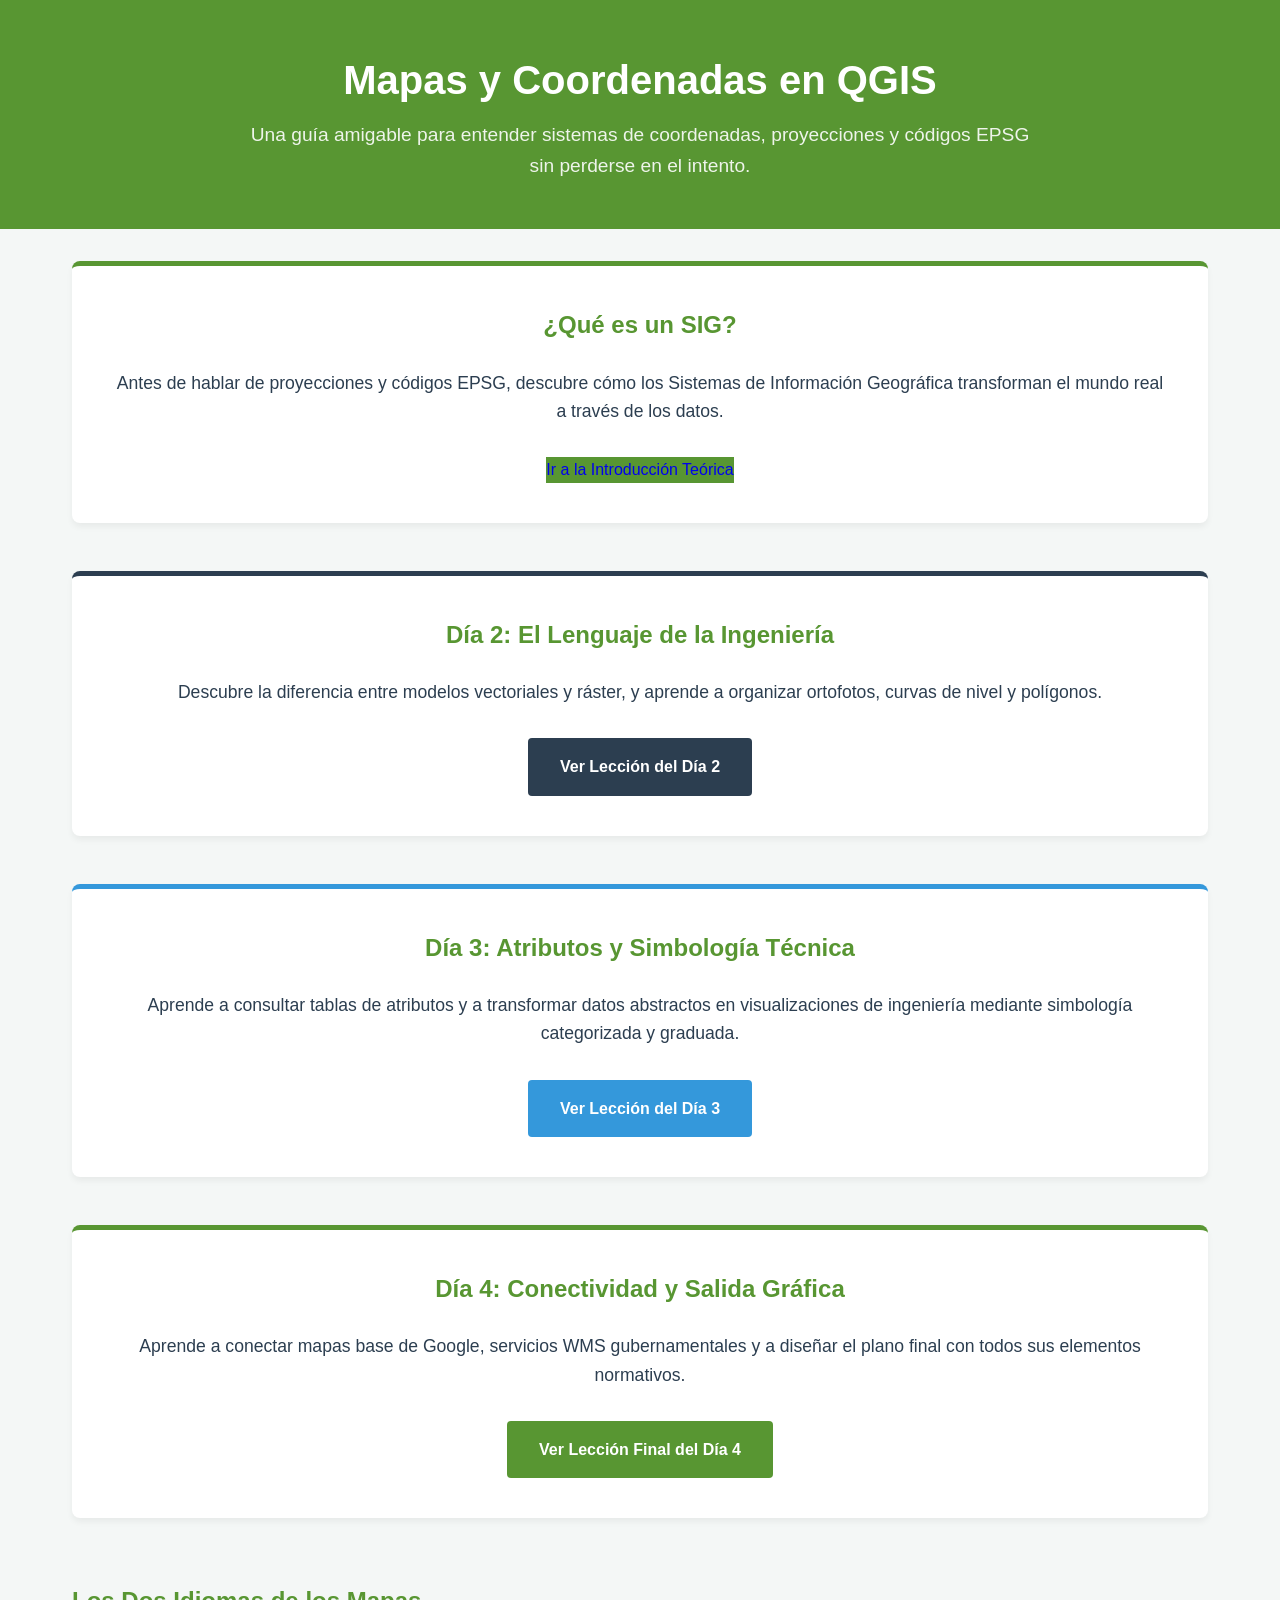
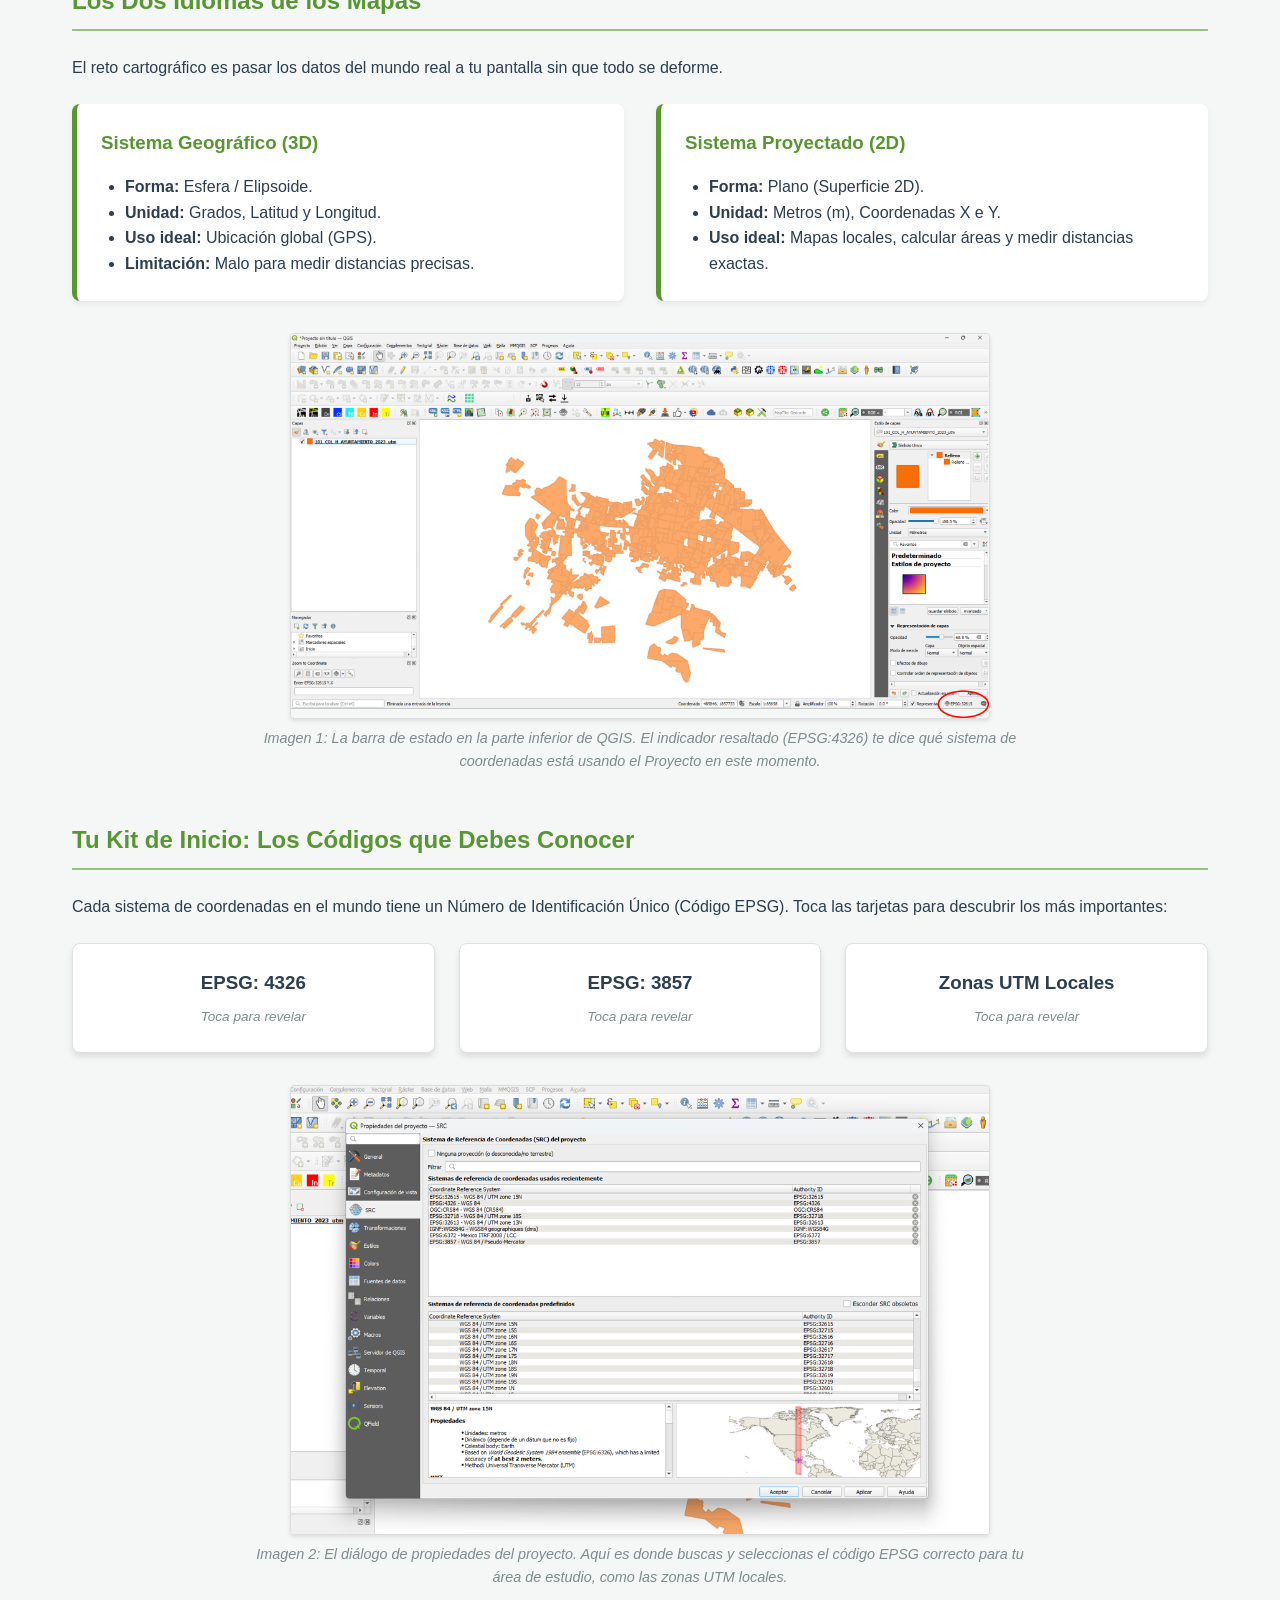
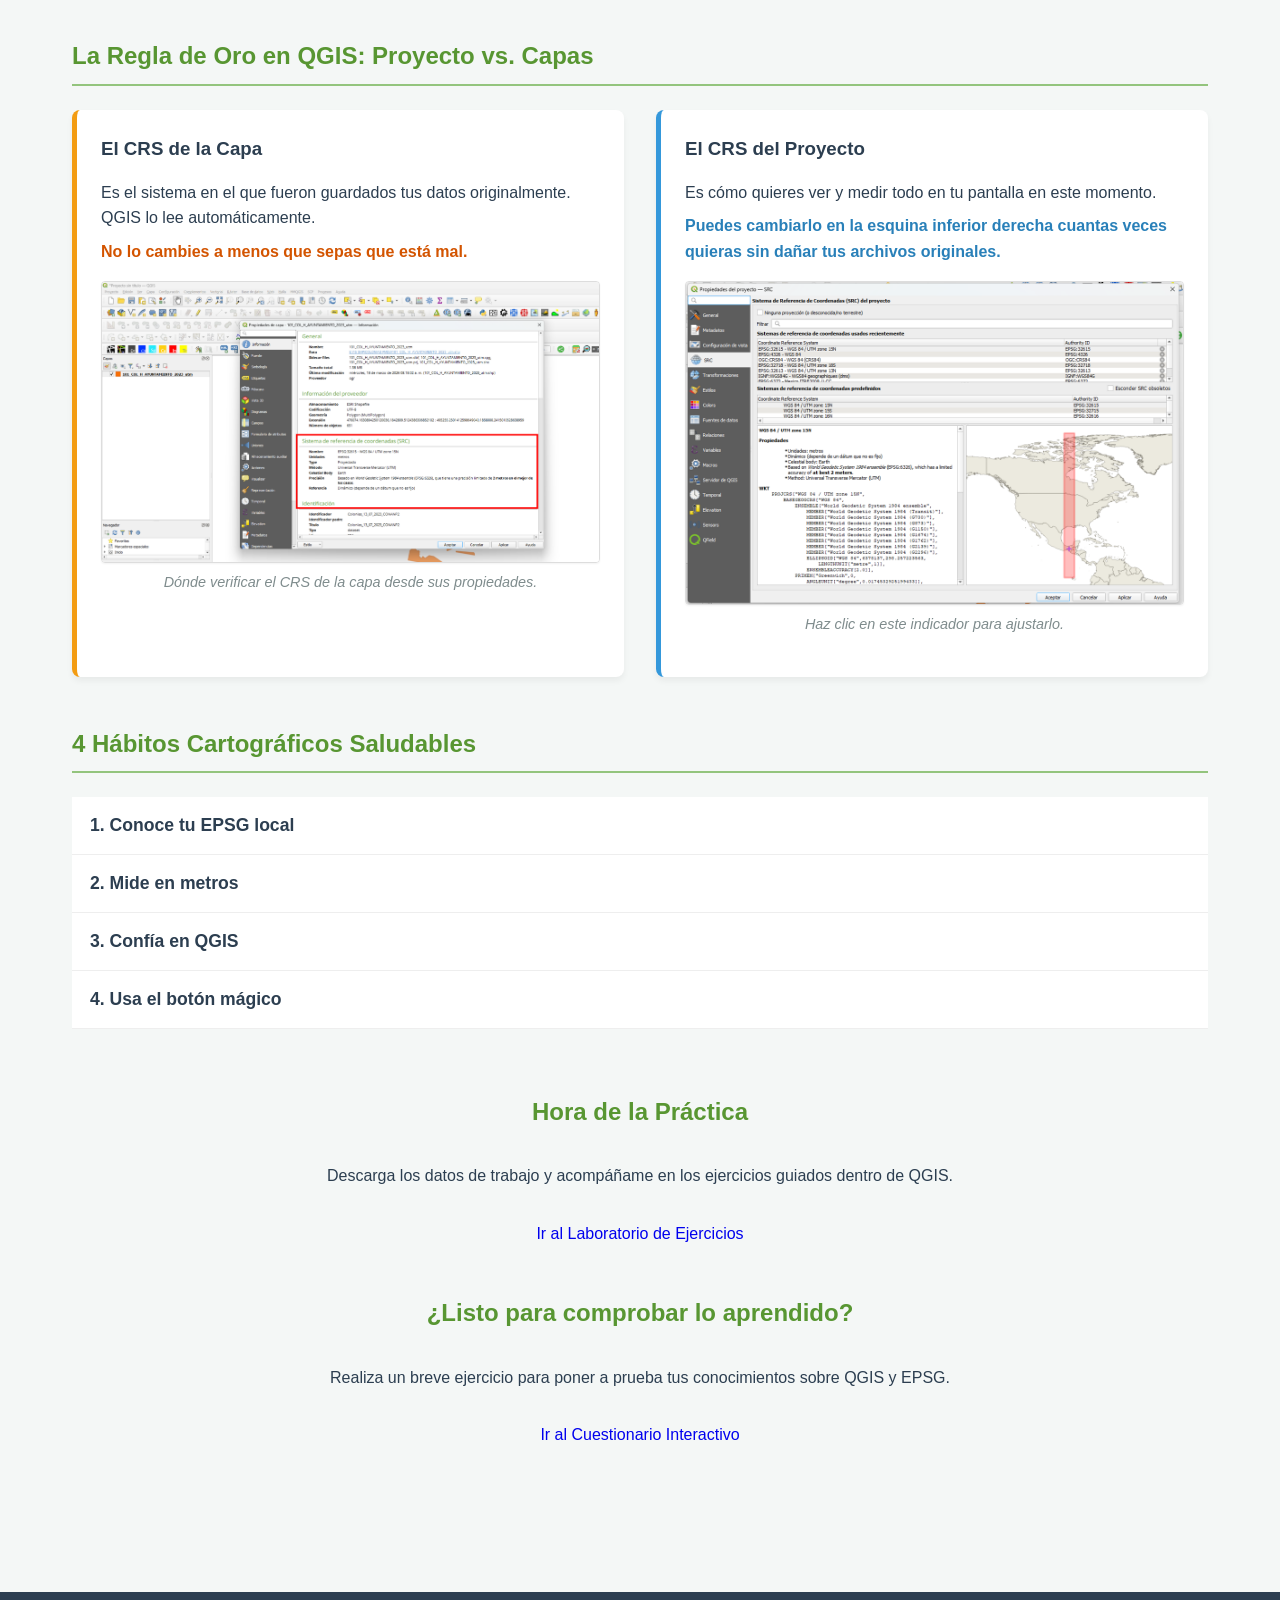
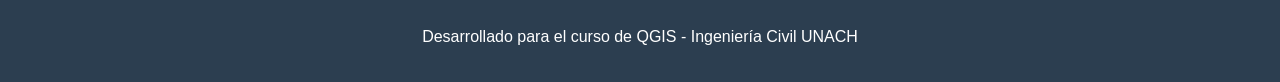
<file: index.html>
<!DOCTYPE html>
<html lang="es">
<head>
    <meta charset="UTF-8">
    <meta name="viewport" content="width=device-width, initial-scale=1.0">
    <title>Mapas y Coordenadas en QGIS</title>
    <link rel="stylesheet" href="css/style.css">
</head>
<body>

    <header>
        <h1>Mapas y Coordenadas en QGIS</h1>
        <p>Una guía amigable para entender sistemas de coordenadas, proyecciones y códigos EPSG sin perderse en el intento.</p>
    </header>

    <div class="container">
        
        <section style="text-align: center; margin-bottom: 3rem; background-color: var(--white); padding: 2.5rem; border-radius: 8px; box-shadow: 0 4px 6px rgba(0,0,0,0.05); border-top: 5px solid var(--qgis-green);">
            <h2 class="section-title" style="border: none; margin-top: 0; padding-bottom: 0;">¿Qué es un SIG?</h2>
            <p style="margin-bottom: 2rem; font-size: 1.1rem; color: var(--qgis-dark);">Antes de hablar de proyecciones y códigos EPSG, descubre cómo los Sistemas de Información Geográfica transforman el mundo real a través de los datos.</p>
            <a href="introduccion.html" class="btn-submit" style="text-decoration: none; display: inline-block; width: auto; background-color: var(--qgis-green);">Ir a la Introducción Teórica</a>
        </section>

        <section style="text-align: center; margin-bottom: 3rem; background-color: var(--white); padding: 2.5rem; border-radius: 8px; box-shadow: 0 4px 6px rgba(0,0,0,0.05); border-top: 5px solid var(--qgis-dark);">
            <h2 class="section-title" style="border: none; margin-top: 0; padding-bottom: 0;">Día 2: El Lenguaje de la Ingeniería</h2>
            <p style="margin-bottom: 2rem; font-size: 1.1rem; color: var(--qgis-dark);">Descubre la diferencia entre modelos vectoriales y ráster, y aprende a organizar ortofotos, curvas de nivel y polígonos.</p>
            <a href="dia2.html" class="btn-submit" style="text-decoration: none; display: inline-block; width: auto; background-color: var(--qgis-dark); color: var(--white); padding: 1rem 2rem; border-radius: 4px; font-weight: bold;">Ver Lección del Día 2</a>
        </section>

        <section style="text-align: center; margin-bottom: 3rem; background-color: var(--white); padding: 2.5rem; border-radius: 8px; box-shadow: 0 4px 6px rgba(0,0,0,0.05); border-top: 5px solid #3498db;">
            <h2 class="section-title" style="border: none; margin-top: 0; padding-bottom: 0;">Día 3: Atributos y Simbología Técnica</h2>
            <p style="margin-bottom: 2rem; font-size: 1.1rem; color: var(--qgis-dark);">Aprende a consultar tablas de atributos y a transformar datos abstractos en visualizaciones de ingeniería mediante simbología categorizada y graduada.</p>
            <a href="dia3.html" class="btn-submit" style="text-decoration: none; display: inline-block; width: auto; background-color: #3498db; color: var(--white); padding: 1rem 2rem; border-radius: 4px; font-weight: bold;">Ver Lección del Día 3</a>
        </section>

        <section style="text-align: center; margin-bottom: 4rem; background-color: var(--white); padding: 2.5rem; border-radius: 8px; box-shadow: 0 4px 6px rgba(0,0,0,0.05); border-top: 5px solid var(--qgis-green);">
            <h2 class="section-title" style="border: none; margin-top: 0; padding-bottom: 0; color: var(--qgis-green);">Día 4: Conectividad y Salida Gráfica</h2>
            <p style="margin-bottom: 2rem; font-size: 1.1rem; color: var(--qgis-dark);">Aprende a conectar mapas base de Google, servicios WMS gubernamentales y a diseñar el plano final con todos sus elementos normativos.</p>
            <a href="dia4.html" class="btn-submit" style="text-decoration: none; display: inline-block; width: auto; background-color: var(--qgis-green); color: var(--white); padding: 1rem 2rem; border-radius: 4px; font-weight: bold;">Ver Lección Final del Día 4</a>
        </section>

        <section>
            <h2 class="section-title">Los Dos Idiomas de los Mapas</h2>
            <p class="section-desc">El reto cartográfico es pasar los datos del mundo real a tu pantalla sin que todo se deforme.</p>
            
            <div class="grid-2">
                <div class="card">
                    <h3 class="card-title-green">Sistema Geográfico (3D)</h3>
                    <ul class="card-list">
                        <li><strong>Forma:</strong> Esfera / Elipsoide.</li>
                        <li><strong>Unidad:</strong> Grados, Latitud y Longitud.</li>
                        <li><strong>Uso ideal:</strong> Ubicación global (GPS).</li>
                        <li><strong>Limitación:</strong> Malo para medir distancias precisas.</li>
                    </ul>
                </div>
                <div class="card">
                    <h3 class="card-title-green">Sistema Proyectado (2D)</h3>
                    <ul class="card-list">
                        <li><strong>Forma:</strong> Plano (Superficie 2D).</li>
                        <li><strong>Unidad:</strong> Metros (m), Coordenadas X e Y.</li>
                        <li><strong>Uso ideal:</strong> Mapas locales, calcular áreas y medir distancias exactas.</li>
                    </ul>
                </div>
            </div>

            <figure class="demo-image-full">
                <img src="img/barra_estado.png" alt="Ejemplo de barra de estado de QGIS mostrando el EPSG:4326" class="qgis-screenshot-focused">
                <figcaption>Imagen 1: La barra de estado en la parte inferior de QGIS. El indicador resaltado (EPSG:4326) te dice qué sistema de coordenadas está usando el Proyecto en este momento.</figcaption>
            </figure>
        </section>

        <section>
            <h2 class="section-title">Tu Kit de Inicio: Los Códigos que Debes Conocer</h2>
            <p class="section-desc">Cada sistema de coordenadas en el mundo tiene un Número de Identificación Único (Código EPSG). Toca las tarjetas para descubrir los más importantes:</p>
            
            <div class="grid-3">
                <div class="interactive-card" onclick="toggleCard(this)">
                    <h3>EPSG: 4326</h3>
                    <p class="hint">Toca para revelar</p>
                    <div class="hidden-content">
                        <p><strong>El Rey Global.</strong> Usa grados (lat/long). Perfecto para ubicar puntos con GPS en cualquier parte del planeta.</p>
                    </div>
                </div>

                <div class="interactive-card" onclick="toggleCard(this)">
                    <h3>EPSG: 3857</h3>
                    <p class="hint">Toca para revelar</p>
                    <div class="hidden-content">
                        <p><strong>El Estándar Web.</strong> Usa metros. Es el sistema que utilizan Google Maps, OpenStreetMap y casi todos los mapas en internet.</p>
                    </div>
                </div>

                <div class="interactive-card" onclick="toggleCard(this)">
                    <h3>Zonas UTM Locales</h3>
                    <p class="hint">Toca para revelar</p>
                    <div class="hidden-content">
                        <p><strong>La Lupa Local.</strong> Usan metros. Son 'tiras' o franjas específicas del mundo para trabajar con máxima precisión en tu país o región.</p>
                    </div>
                </div>
            </div>

            <figure class="demo-image-full">
                <img src="img/propiedades_proyecto.png" alt="Ejemplo de búsqueda de EPSG en propiedades del proyecto de QGIS" class="qgis-screenshot-focused">
                <figcaption>Imagen 2: El diálogo de propiedades del proyecto. Aquí es donde buscas y seleccionas el código EPSG correcto para tu área de estudio, como las zonas UTM locales.</figcaption>
            </figure>
        </section>

        <section>
            <h2 class="section-title">La Regla de Oro en QGIS: Proyecto vs. Capas</h2>
            <div class="grid-2">
                <div class="card card-warning">
                    <h3>El CRS de la Capa</h3>
                    <p class="mt-1">Es el sistema en el que fueron guardados tus datos originalmente. QGIS lo lee automáticamente.</p>
                    <p class="warning-text">No lo cambies a menos que sepas que está mal.</p>
                    <figure class="demo-image-card mt-1">
                        <img src="img/propiedades_capa.png" alt="Imagen de propiedades de capa en QGIS mostrando el CRS de la capa" class="qgis-screenshot-card">
                        <figcaption>Dónde verificar el CRS de la capa desde sus propiedades.</figcaption>
                    </figure>
                </div>
                <div class="card card-info">
                    <h3>El CRS del Proyecto</h3>
                    <p class="mt-1">Es cómo quieres ver y medir todo en tu pantalla en este momento.</p>
                    <p class="info-text">Puedes cambiarlo en la esquina inferior derecha cuantas veces quieras sin dañar tus archivos originales.</p>
                    <figure class="demo-image-card mt-1">
                        <img src="img/esquina_inferior.png" alt="Esquina inferior derecha de QGIS para cambiar CRS" class="qgis-screenshot-card">
                        <figcaption>Haz clic en este indicador para ajustarlo.</figcaption>
                    </figure>
                </div>
            </div>
        </section>

        <section>
            <h2 class="section-title">4 Hábitos Cartográficos Saludables</h2>
            
            <button class="accordion">1. Conoce tu EPSG local</button>
            <div class="panel">
                <p>Averigua qué código EPSG (UTM o sistema nacional) se usa oficialmente en tu país o área de estudio.</p>
            </div>

            <button class="accordion">2. Mide en metros</button>
            <div class="panel">
                <p>Si necesitas calcular áreas o distancias, asegúrate de que tu Proyecto esté en un Sistema Proyectado, no en grados.</p>
            </div>

            <button class="accordion">3. Confía en QGIS</button>
            <div class="panel">
                <p>Deja que el software asigne automáticamente el CRS a las capas que importas. No lo fuerces.</p>
            </div>

            <button class="accordion">4. Usa el botón mágico</button>
            <div class="panel">
                <p>Haz clic derecho en tu capa principal y usa 'Establecer CRS del Proyecto desde Capa' para alinear tu lienzo rápidamente.</p>
                <figure class="demo-image-full">
                    <img src="img/set_crs.png" alt="Imagen del menú contextual para establecer CRS del proyecto desde capa en QGIS" class="qgis-screenshot-focused">
                    <figcaption>Imagen 3: Cómo acceder rápidamente a la función 'Set Project CRS from Layer' desde el panel de capas.</figcaption>
                </figure>
            </div>
        </section>

        <section style="text-align: center; margin-top: 4rem; margin-bottom: 2rem;">
            <h2 class="section-title" style="border: none;">Hora de la Práctica</h2>
            <p style="margin-bottom: 2rem;">Descarga los datos de trabajo y acompáñame en los ejercicios guiados dentro de QGIS.</p>
            <a href="ejercicios.html" class="btn-submit" style="text-decoration: none; display: inline-block; width: auto;">Ir al Laboratorio de Ejercicios</a>
        </section>

        <section style="text-align: center; margin-bottom: 4rem;">
            <h2 class="section-title" style="border: none;">¿Listo para comprobar lo aprendido?</h2>
            <p style="margin-bottom: 2rem;">Realiza un breve ejercicio para poner a prueba tus conocimientos sobre QGIS y EPSG.</p>
            <a href="quiz.html" class="btn-submit" style="text-decoration: none; display: inline-block; width: auto;">Ir al Cuestionario Interactivo</a>
        </section>

    </div>

    <footer>
        <p>Desarrollado para el curso de QGIS - Ingeniería Civil UNACH</p>
    </footer>

    <script src="js/script.js"></script>
</body>
</html>
</file>
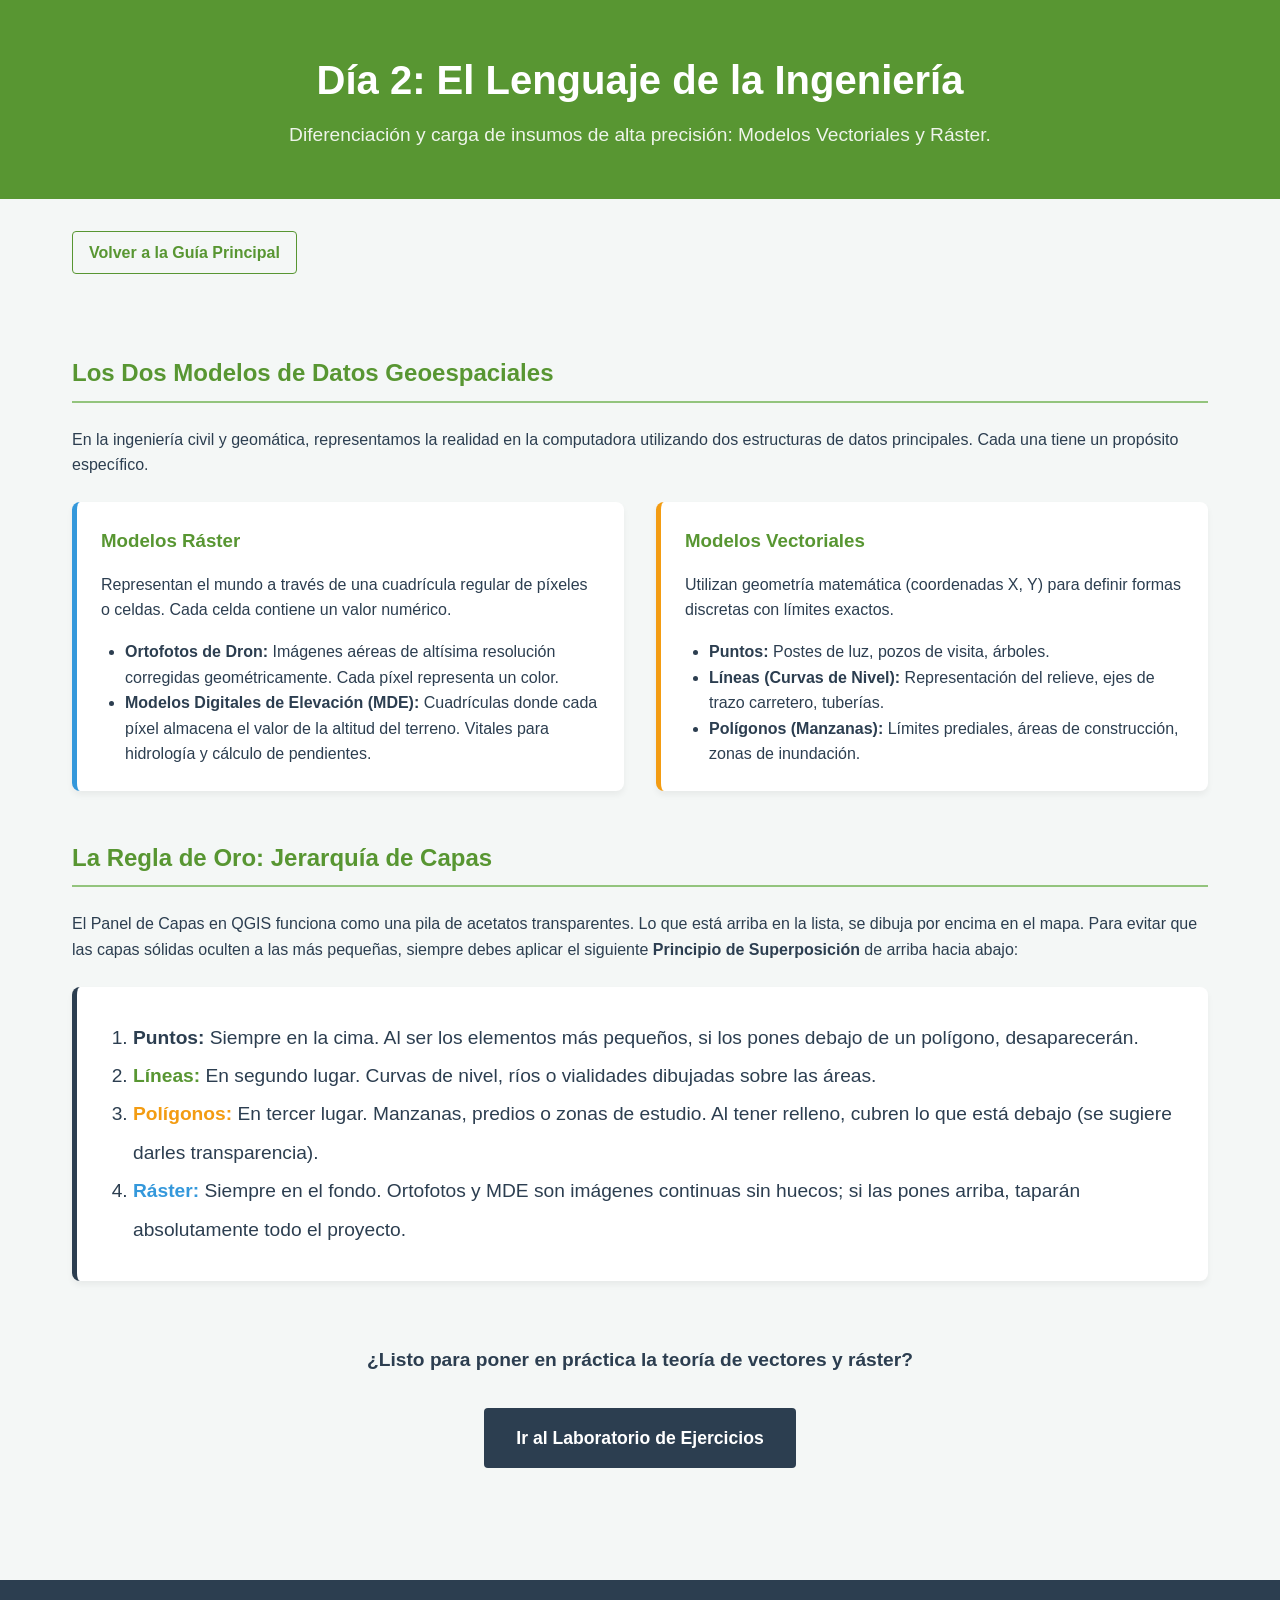
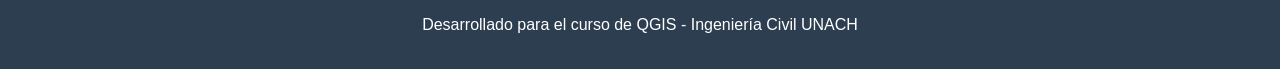
<file: dia2.html>
<!DOCTYPE html>
<html lang="es">
<head>
    <meta charset="UTF-8">
    <meta name="viewport" content="width=device-width, initial-scale=1.0">
    <title>Día 2: Vector vs Ráster - QGIS UNACH</title>
    <link rel="stylesheet" href="css/style.css">
</head>
<body>

    <header>
        <h1>Día 2: El Lenguaje de la Ingeniería</h1>
        <p>Diferenciación y carga de insumos de alta precisión: Modelos Vectoriales y Ráster.</p>
    </header>

    <div class="container">
        <a href="index.html" class="btn-back" style="display: inline-block; margin-bottom: 2rem; color: var(--qgis-green); text-decoration: none; font-weight: bold; border: 1px solid var(--qgis-green); padding: 0.5rem 1rem; border-radius: 4px; transition: all 0.3s ease;">Volver a la Guía Principal</a>

        <section>
            <h2 class="section-title">Los Dos Modelos de Datos Geoespaciales</h2>
            <p class="section-desc">En la ingeniería civil y geomática, representamos la realidad en la computadora utilizando dos estructuras de datos principales. Cada una tiene un propósito específico.</p>
            
            <div class="grid-2">
                <div class="card card-info">
                    <h3 class="card-title-green">Modelos Ráster</h3>
                    <p class="mt-1">Representan el mundo a través de una cuadrícula regular de píxeles o celdas. Cada celda contiene un valor numérico.</p>
                    <ul class="card-list">
                        <li><strong>Ortofotos de Dron:</strong> Imágenes aéreas de altísima resolución corregidas geométricamente. Cada píxel representa un color.</li>
                        <li><strong>Modelos Digitales de Elevación (MDE):</strong> Cuadrículas donde cada píxel almacena el valor de la altitud del terreno. Vitales para hidrología y cálculo de pendientes.</li>
                    </ul>
                </div>
                <div class="card card-warning">
                    <h3 class="card-title-green">Modelos Vectoriales</h3>
                    <p class="mt-1">Utilizan geometría matemática (coordenadas X, Y) para definir formas discretas con límites exactos.</p>
                    <ul class="card-list">
                        <li><strong>Puntos:</strong> Postes de luz, pozos de visita, árboles.</li>
                        <li><strong>Líneas (Curvas de Nivel):</strong> Representación del relieve, ejes de trazo carretero, tuberías.</li>
                        <li><strong>Polígonos (Manzanas):</strong> Límites prediales, áreas de construcción, zonas de inundación.</li>
                    </ul>
                </div>
            </div>
        </section>

        <section>
            <h2 class="section-title">La Regla de Oro: Jerarquía de Capas</h2>
            <p class="section-desc">El Panel de Capas en QGIS funciona como una pila de acetatos transparentes. Lo que está arriba en la lista, se dibuja por encima en el mapa. Para evitar que las capas sólidas oculten a las más pequeñas, siempre debes aplicar el siguiente <strong>Principio de Superposición</strong> de arriba hacia abajo:</p>
            
            <div style="background-color: var(--white); border-radius: 8px; padding: 2rem; box-shadow: 0 4px 6px rgba(0,0,0,0.05); border-left: 5px solid var(--qgis-dark); margin-top: 1.5rem;">
                <ol style="margin-left: 1.5rem; font-size: 1.2rem; line-height: 2;">
                    <li><strong style="color: var(--qgis-dark);">Puntos:</strong> Siempre en la cima. Al ser los elementos más pequeños, si los pones debajo de un polígono, desaparecerán.</li>
                    <li><strong style="color: var(--qgis-green);">Líneas:</strong> En segundo lugar. Curvas de nivel, ríos o vialidades dibujadas sobre las áreas.</li>
                    <li><strong style="color: #f39c12;">Polígonos:</strong> En tercer lugar. Manzanas, predios o zonas de estudio. Al tener relleno, cubren lo que está debajo (se sugiere darles transparencia).</li>
                    <li><strong style="color: #3498db;">Ráster:</strong> Siempre en el fondo. Ortofotos y MDE son imágenes continuas sin huecos; si las pones arriba, taparán absolutamente todo el proyecto.</li>
                </ol>
            </div>
        </section>

        <section style="text-align: center; margin-top: 4rem; margin-bottom: 2rem;">
            <p style="margin-bottom: 2rem; font-size: 1.2rem; font-weight: bold; color: var(--qgis-dark);">¿Listo para poner en práctica la teoría de vectores y ráster?</p>
            <a href="ejercicios.html" class="btn-submit" style="text-decoration: none; display: inline-block; width: auto; background-color: var(--qgis-dark); color: var(--white); padding: 1rem 2rem; font-size: 1.1rem; border-radius: 4px; font-weight: bold;">Ir al Laboratorio de Ejercicios</a>
        </section>

    </div>

    <footer>
        <p>Desarrollado para el curso de QGIS - Ingeniería Civil UNACH</p>
    </footer>

</body>
</html>
</file>
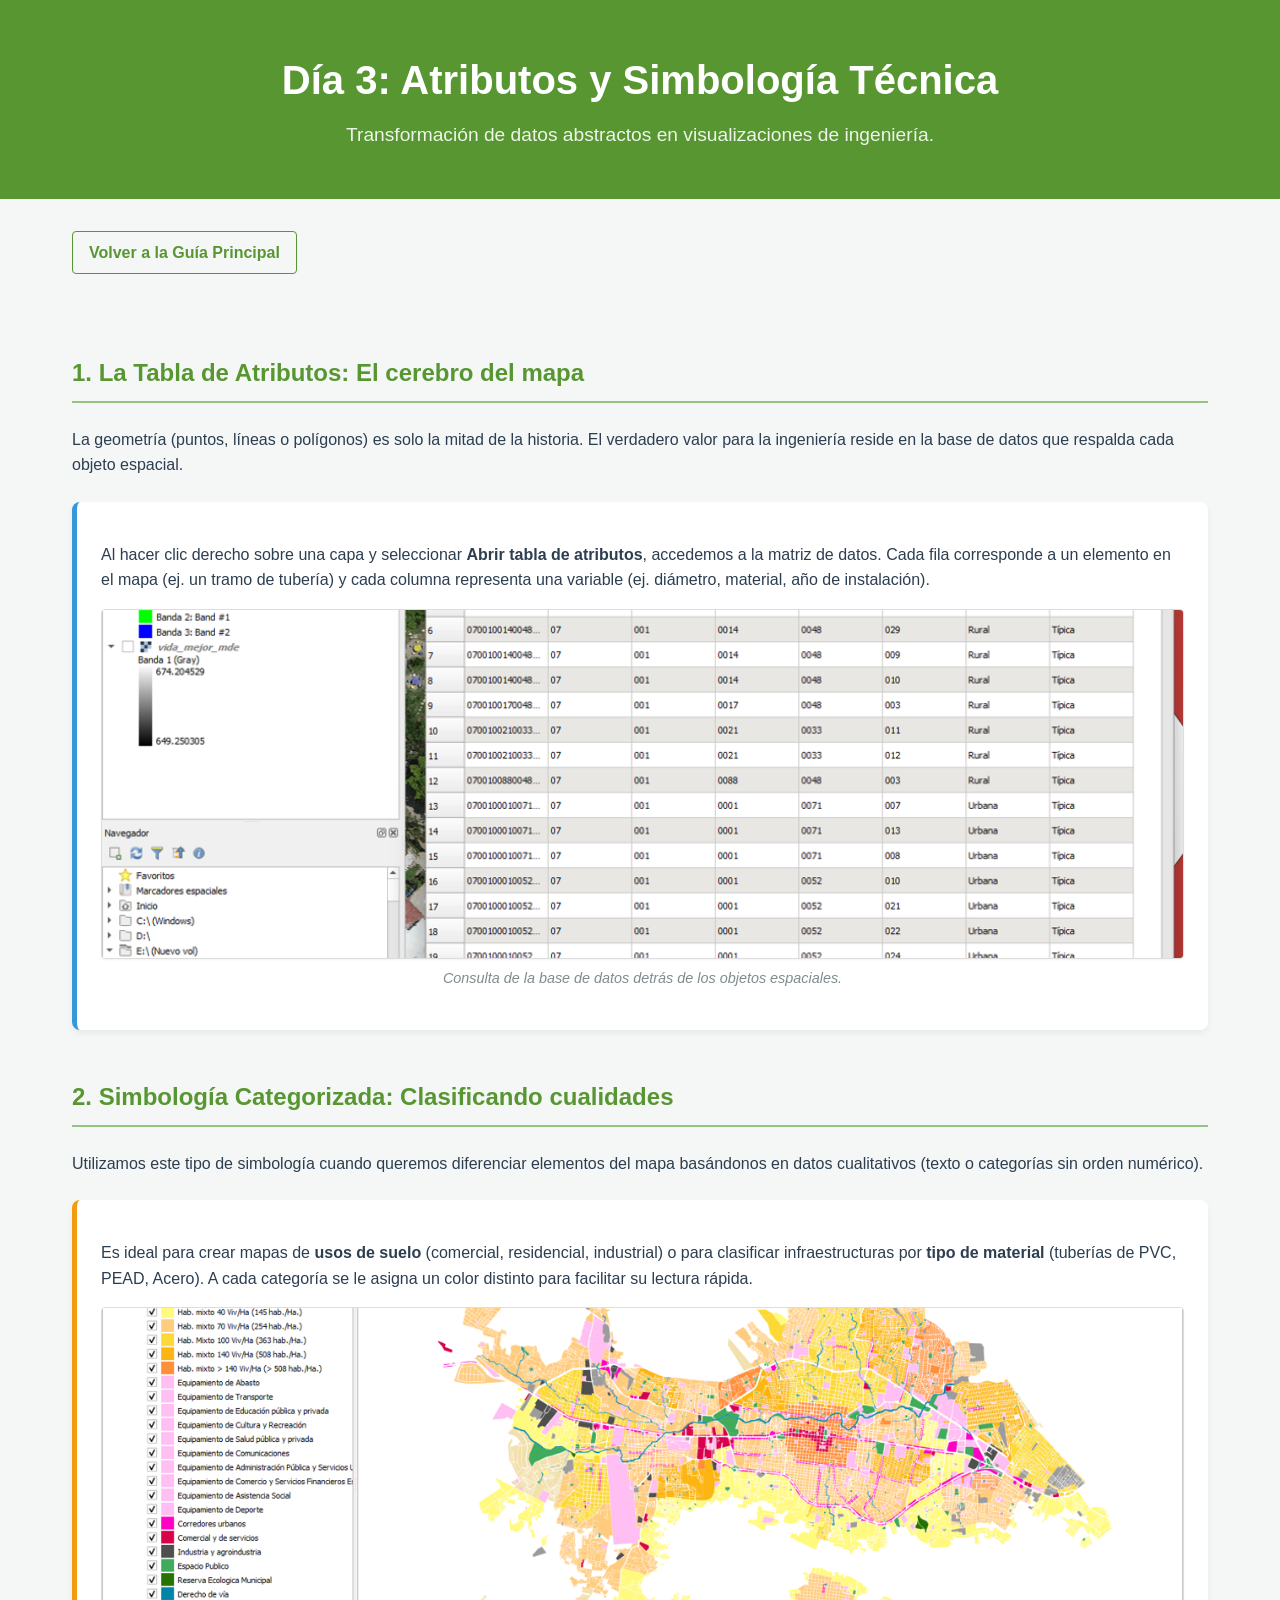
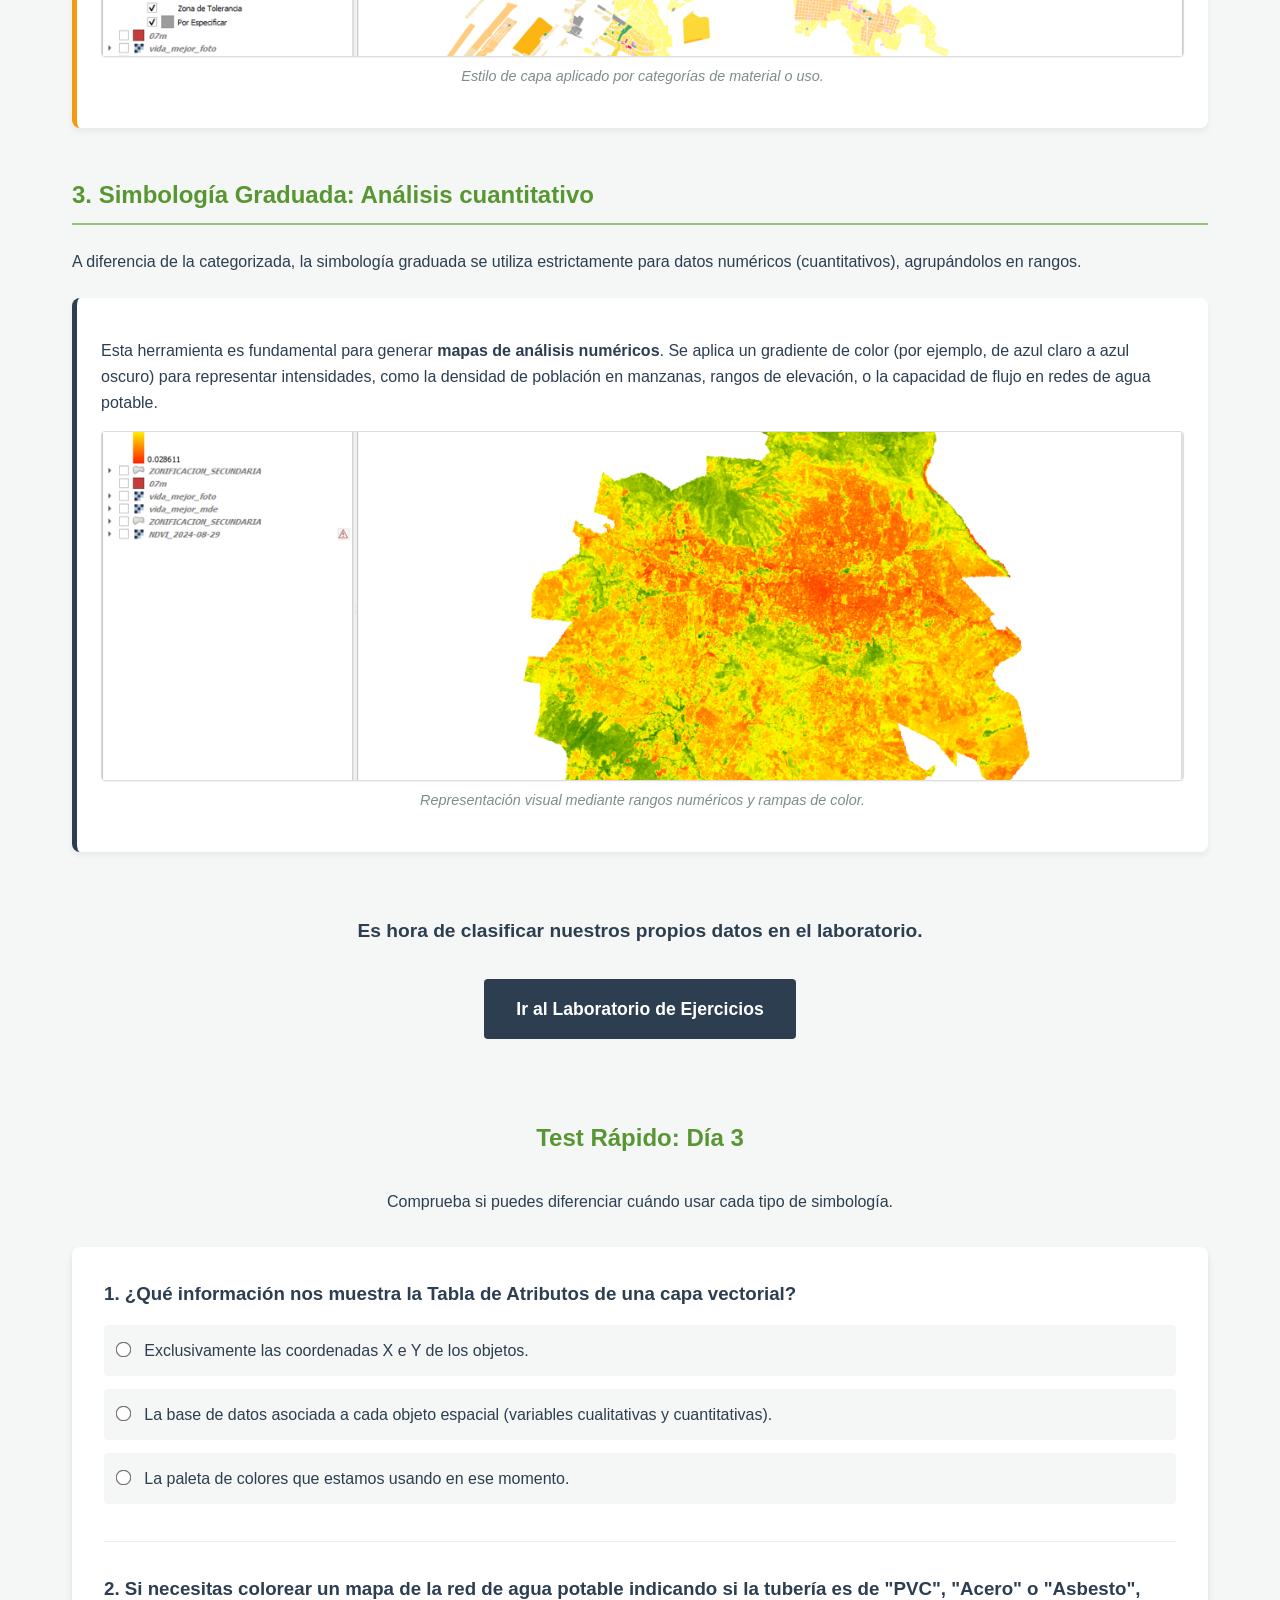
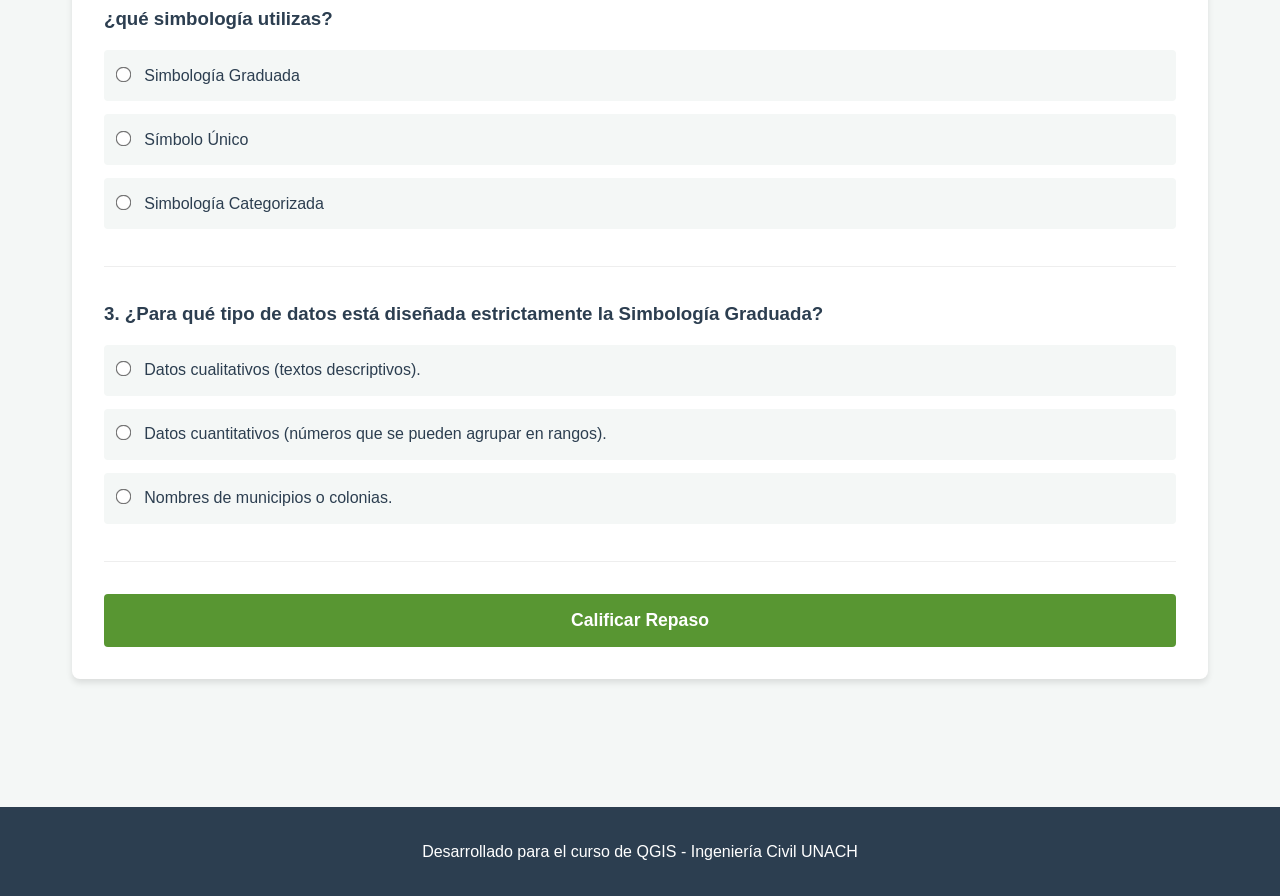
<file: dia3.html>
<!DOCTYPE html>
<html lang="es">
<head>
    <meta charset="UTF-8">
    <meta name="viewport" content="width=device-width, initial-scale=1.0">
    <title>Día 3: Atributos y Simbología Técnica - QGIS UNACH</title>
    <link rel="stylesheet" href="css/style.css">
    <link rel="stylesheet" href="css/quiz.css">
</head>
<body>

    <header>
        <h1>Día 3: Atributos y Simbología Técnica</h1>
        <p>Transformación de datos abstractos en visualizaciones de ingeniería.</p>
    </header>

    <div class="container">
        <a href="index.html" class="btn-back" style="display: inline-block; margin-bottom: 2rem; color: var(--qgis-green); text-decoration: none; font-weight: bold; border: 1px solid var(--qgis-green); padding: 0.5rem 1rem; border-radius: 4px; transition: all 0.3s ease;">Volver a la Guía Principal</a>

        <section>
            <h2 class="section-title">1. La Tabla de Atributos: El cerebro del mapa</h2>
            <p class="section-desc">La geometría (puntos, líneas o polígonos) es solo la mitad de la historia. El verdadero valor para la ingeniería reside en la base de datos que respalda cada objeto espacial.</p>
            
            <div class="card card-info">
                <p class="mt-1">Al hacer clic derecho sobre una capa y seleccionar <strong>Abrir tabla de atributos</strong>, accedemos a la matriz de datos. Cada fila corresponde a un elemento en el mapa (ej. un tramo de tubería) y cada columna representa una variable (ej. diámetro, material, año de instalación).</p>
                
                <figure class="demo-image-card mt-1">
                    <img src="img/dia3_tabla_atributos.png" alt="Captura de la tabla de atributos en QGIS" class="qgis-screenshot-card" style="max-height: 350px; object-fit: cover; width: 100%;">
                    <figcaption>Consulta de la base de datos detrás de los objetos espaciales.</figcaption>
                </figure>
            </div>
        </section>

        <section>
            <h2 class="section-title">2. Simbología Categorizada: Clasificando cualidades</h2>
            <p class="section-desc">Utilizamos este tipo de simbología cuando queremos diferenciar elementos del mapa basándonos en datos cualitativos (texto o categorías sin orden numérico).</p>
            
            <div class="card card-warning">
                <p class="mt-1">Es ideal para crear mapas de <strong>usos de suelo</strong> (comercial, residencial, industrial) o para clasificar infraestructuras por <strong>tipo de material</strong> (tuberías de PVC, PEAD, Acero). A cada categoría se le asigna un color distinto para facilitar su lectura rápida.</p>
                
                <figure class="demo-image-card mt-1">
                    <img src="img/dia3_simbologia_categorizada.png" alt="Captura de simbología categorizada en QGIS" class="qgis-screenshot-card" style="max-height: 350px; object-fit: cover; width: 100%;">
                    <figcaption>Estilo de capa aplicado por categorías de material o uso.</figcaption>
                </figure>
            </div>
        </section>

        <section>
            <h2 class="section-title">3. Simbología Graduada: Análisis cuantitativo</h2>
            <p class="section-desc">A diferencia de la categorizada, la simbología graduada se utiliza estrictamente para datos numéricos (cuantitativos), agrupándolos en rangos.</p>
            
            <div class="card" style="border-left-color: var(--qgis-dark);">
                <p class="mt-1">Esta herramienta es fundamental para generar <strong>mapas de análisis numéricos</strong>. Se aplica un gradiente de color (por ejemplo, de azul claro a azul oscuro) para representar intensidades, como la densidad de población en manzanas, rangos de elevación, o la capacidad de flujo en redes de agua potable.</p>
                
                <figure class="demo-image-card mt-1">
                    <img src="img/dia3_simbologia_graduada.png" alt="Captura de simbología graduada en QGIS" class="qgis-screenshot-card" style="max-height: 350px; object-fit: cover; width: 100%;">
                    <figcaption>Representación visual mediante rangos numéricos y rampas de color.</figcaption>
                </figure>
            </div>
        </section>

        <section style="text-align: center; margin-top: 4rem; margin-bottom: 2rem;">
            <p style="margin-bottom: 2rem; font-size: 1.2rem; font-weight: bold; color: var(--qgis-dark);">Es hora de clasificar nuestros propios datos en el laboratorio.</p>
            <a href="ejercicios.html" class="btn-submit" style="text-decoration: none; display: inline-block; width: auto; background-color: var(--qgis-dark); color: var(--white); padding: 1rem 2rem; border-radius: 4px; font-weight: bold;">Ir al Laboratorio de Ejercicios</a>
        </section>

        <section style="margin-top: 5rem; margin-bottom: 3rem;">
            <h2 class="section-title" style="text-align: center; border: none;">Test Rápido: Día 3</h2>
            <p style="text-align: center; margin-bottom: 2rem;">Comprueba si puedes diferenciar cuándo usar cada tipo de simbología.</p>
            
            <div class="quiz-container">
                <form id="dia3-quiz">
                    
                    <div class="question-block">
                        <h3>1. ¿Qué información nos muestra la Tabla de Atributos de una capa vectorial?</h3>
                        <label><input type="radio" name="q1" value="a"> Exclusivamente las coordenadas X e Y de los objetos.</label>
                        <label><input type="radio" name="q1" value="b"> La base de datos asociada a cada objeto espacial (variables cualitativas y cuantitativas).</label>
                        <label><input type="radio" name="q1" value="c"> La paleta de colores que estamos usando en ese momento.</label>
                    </div>

                    <div class="question-block">
                        <h3>2. Si necesitas colorear un mapa de la red de agua potable indicando si la tubería es de "PVC", "Acero" o "Asbesto", ¿qué simbología utilizas?</h3>
                        <label><input type="radio" name="q2" value="a"> Simbología Graduada</label>
                        <label><input type="radio" name="q2" value="b"> Símbolo Único</label>
                        <label><input type="radio" name="q2" value="c"> Simbología Categorizada</label>
                    </div>

                    <div class="question-block">
                        <h3>3. ¿Para qué tipo de datos está diseñada estrictamente la Simbología Graduada?</h3>
                        <label><input type="radio" name="q3" value="a"> Datos cualitativos (textos descriptivos).</label>
                        <label><input type="radio" name="q3" value="b"> Datos cuantitativos (números que se pueden agrupar en rangos).</label>
                        <label><input type="radio" name="q3" value="c"> Nombres de municipios o colonias.</label>
                    </div>

                    <button type="submit" class="btn-submit">Calificar Repaso</button>
                </form>

                <div id="quiz-result" class="result-box hidden">
                    <h2 id="score-text"></h2>
                    <p id="feedback-text"></p>
                    <button type="button" id="btn-retry" class="btn-retry">Intentar de nuevo</button>
                </div>
            </div>
        </section>

    </div>

    <footer>
        <p>Desarrollado para el curso de QGIS - Ingeniería Civil UNACH</p>
    </footer>

    <script src="js/dia3_quiz.js"></script>
</body>
</html>
</file>
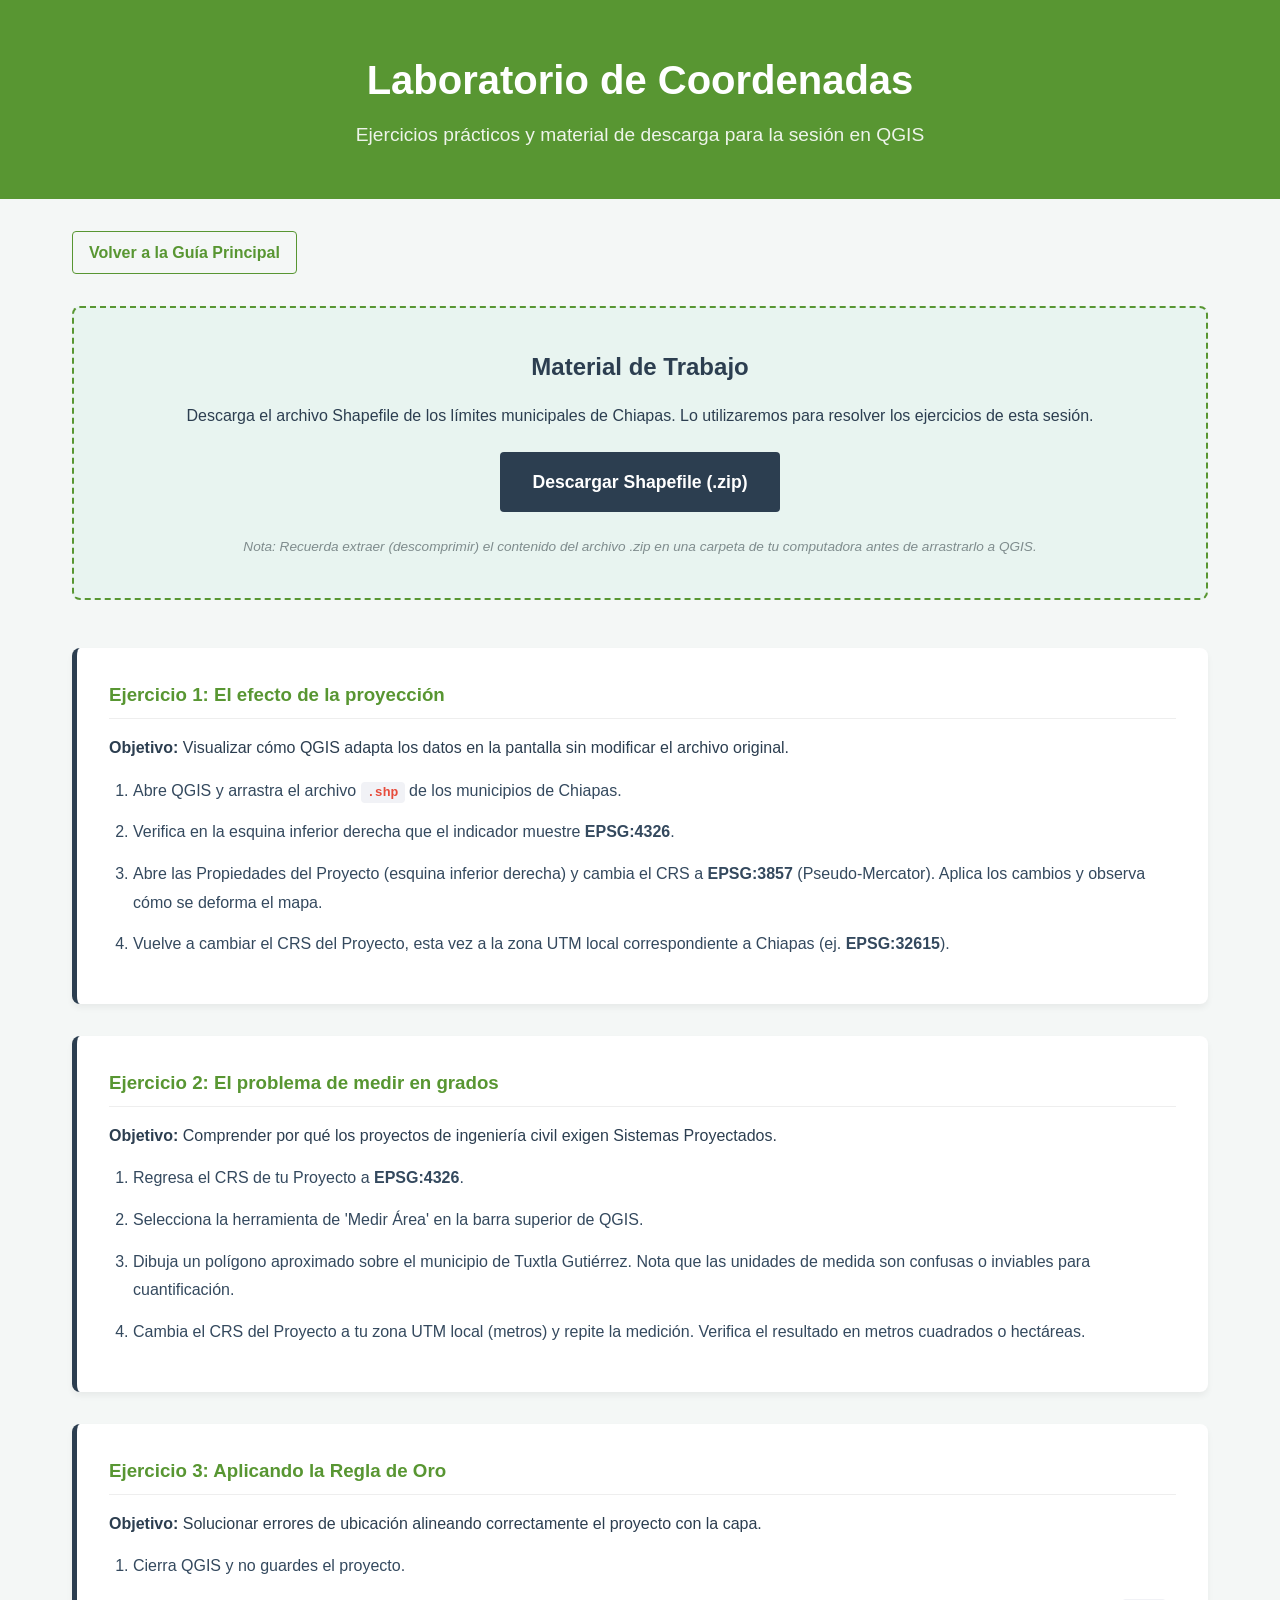
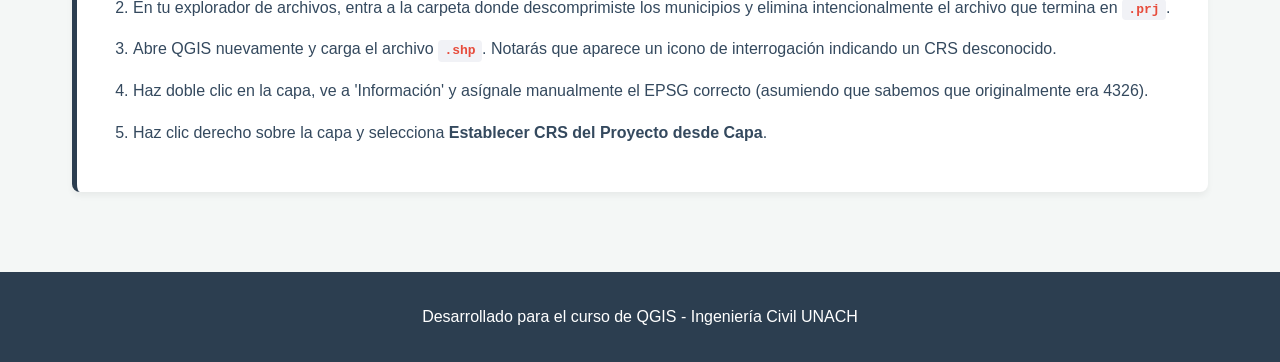
<file: ejercicios.html>
<!DOCTYPE html>
<html lang="es">
<head>
    <meta charset="UTF-8">
    <meta name="viewport" content="width=device-width, initial-scale=1.0">
    <title>Ejercicios Prácticos - QGIS UNACH</title>
    <link rel="stylesheet" href="css/style.css">
    <link rel="stylesheet" href="css/ejercicios.css">
</head>
<body>

    <header>
        <h1>Laboratorio de Coordenadas</h1>
        <p>Ejercicios prácticos y material de descarga para la sesión en QGIS</p>
    </header>

    <div class="container">
        <a href="index.html" class="btn-back">Volver a la Guía Principal</a>

        <section class="download-section">
            <h2>Material de Trabajo</h2>
            <p>Descarga el archivo Shapefile de los límites municipales de Chiapas. Lo utilizaremos para resolver los ejercicios de esta sesión.</p>
            <a href="data/MUNICIPIOS_2025 (1).zip" download class="btn-download">
                Descargar Shapefile (.zip)
            </a>
            <p class="note">Nota: Recuerda extraer (descomprimir) el contenido del archivo .zip en una carpeta de tu computadora antes de arrastrarlo a QGIS.</p>
        </section>

        <section class="exercise-grid">
            
            <div class="exercise-card">
                <h3>Ejercicio 1: El efecto de la proyección</h3>
                <p><strong>Objetivo:</strong> Visualizar cómo QGIS adapta los datos en la pantalla sin modificar el archivo original.</p>
                <ol>
                    <li>Abre QGIS y arrastra el archivo <code>.shp</code> de los municipios de Chiapas.</li>
                    <li>Verifica en la esquina inferior derecha que el indicador muestre <strong>EPSG:4326</strong>.</li>
                    <li>Abre las Propiedades del Proyecto (esquina inferior derecha) y cambia el CRS a <strong>EPSG:3857</strong> (Pseudo-Mercator). Aplica los cambios y observa cómo se deforma el mapa.</li>
                    <li>Vuelve a cambiar el CRS del Proyecto, esta vez a la zona UTM local correspondiente a Chiapas (ej. <strong>EPSG:32615</strong>).</li>
                </ol>
            </div>

            <div class="exercise-card">
                <h3>Ejercicio 2: El problema de medir en grados</h3>
                <p><strong>Objetivo:</strong> Comprender por qué los proyectos de ingeniería civil exigen Sistemas Proyectados.</p>
                <ol>
                    <li>Regresa el CRS de tu Proyecto a <strong>EPSG:4326</strong>.</li>
                    <li>Selecciona la herramienta de 'Medir Área' en la barra superior de QGIS.</li>
                    <li>Dibuja un polígono aproximado sobre el municipio de Tuxtla Gutiérrez. Nota que las unidades de medida son confusas o inviables para cuantificación.</li>
                    <li>Cambia el CRS del Proyecto a tu zona UTM local (metros) y repite la medición. Verifica el resultado en metros cuadrados o hectáreas.</li>
                </ol>
            </div>

            <div class="exercise-card">
                <h3>Ejercicio 3: Aplicando la Regla de Oro</h3>
                <p><strong>Objetivo:</strong> Solucionar errores de ubicación alineando correctamente el proyecto con la capa.</p>
                <ol>
                    <li>Cierra QGIS y no guardes el proyecto.</li>
                    <li>En tu explorador de archivos, entra a la carpeta donde descomprimiste los municipios y elimina intencionalmente el archivo que termina en <code>.prj</code>.</li>
                    <li>Abre QGIS nuevamente y carga el archivo <code>.shp</code>. Notarás que aparece un icono de interrogación indicando un CRS desconocido.</li>
                    <li>Haz doble clic en la capa, ve a 'Información' y asígnale manualmente el EPSG correcto (asumiendo que sabemos que originalmente era 4326).</li>
                    <li>Haz clic derecho sobre la capa y selecciona <strong>Establecer CRS del Proyecto desde Capa</strong>.</li>
                </ol>
            </div>

        </section>
    </div>

    <footer>
        <p>Desarrollado para el curso de QGIS - Ingeniería Civil UNACH</p>
    </footer>

</body>
</html>
</file>
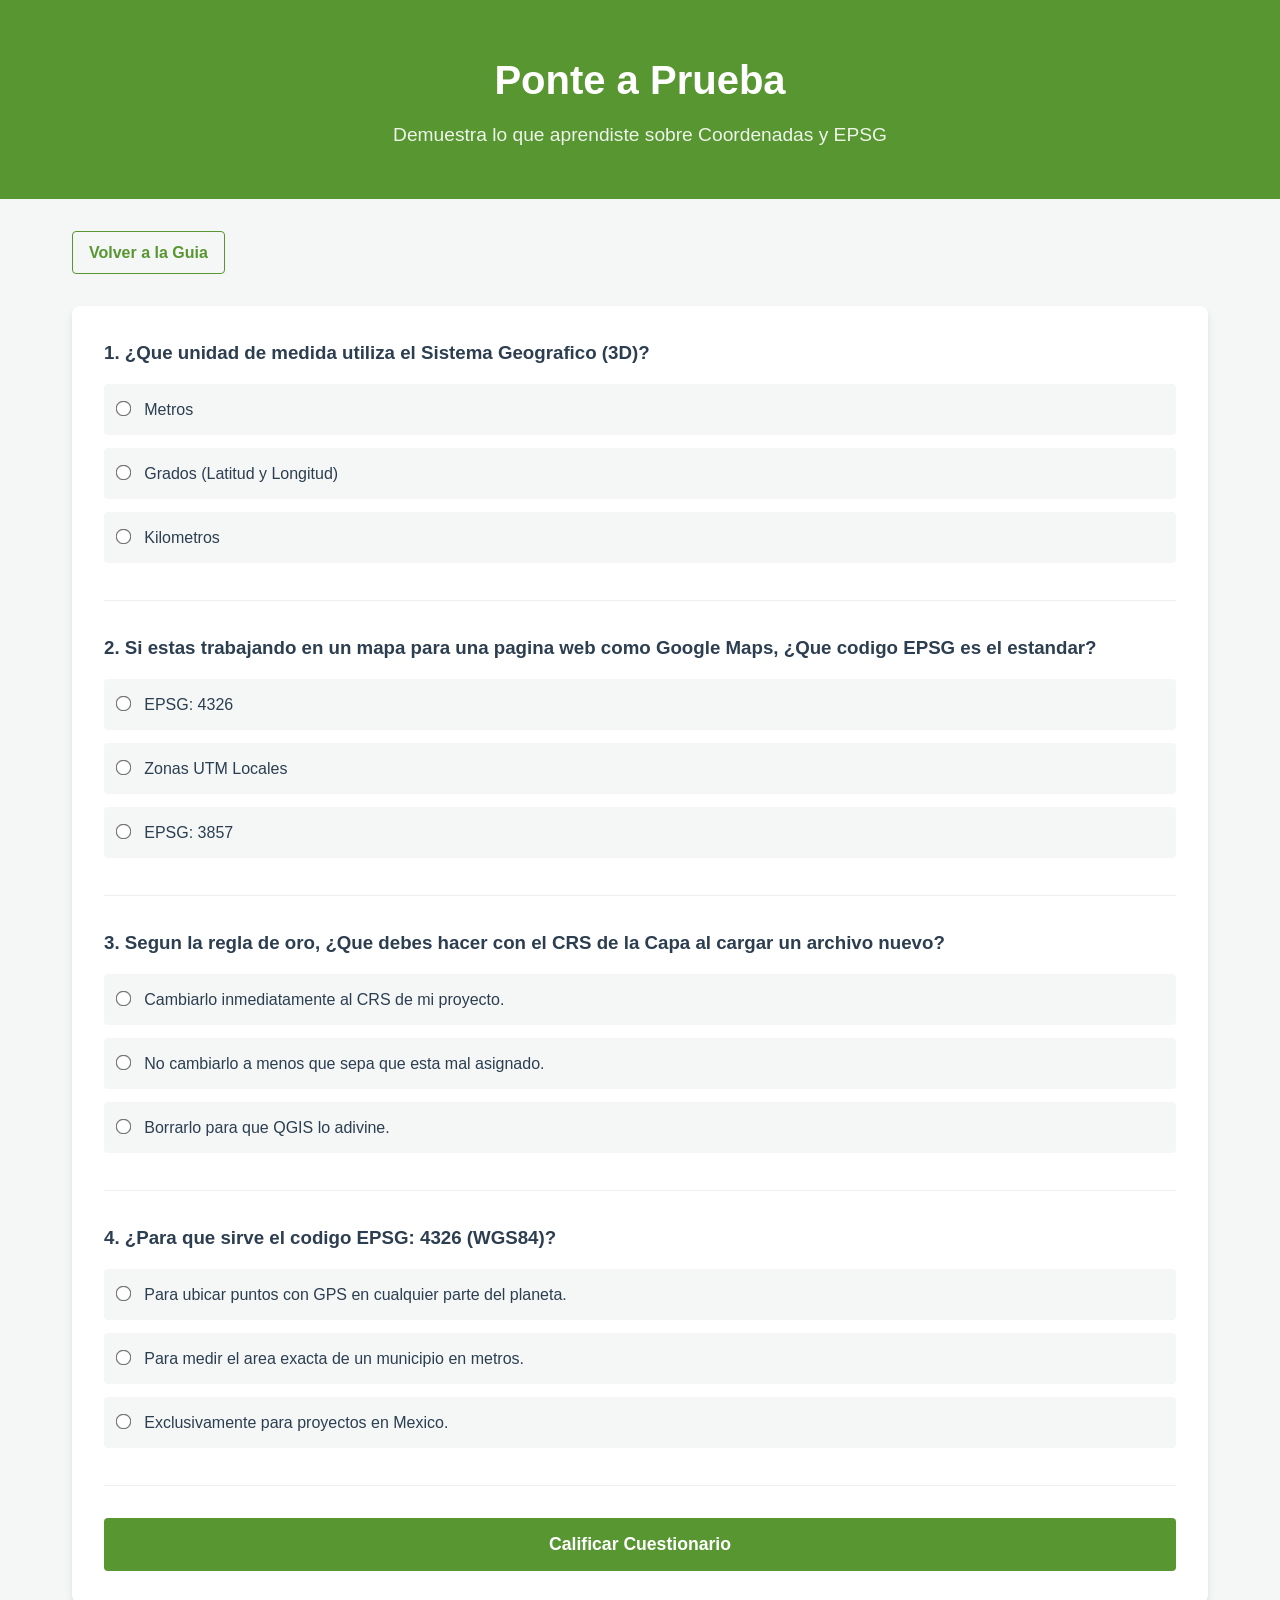
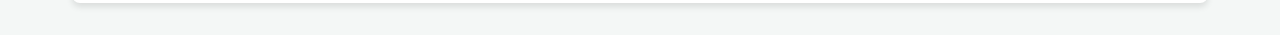
<file: quiz.html>
<!DOCTYPE html>
<html lang="es">
<head>
    <meta charset="UTF-8">
    <meta name="viewport" content="width=device-width, initial-scale=1.0">
    <title>Ponte a Prueba - QGIS UNACH</title>
    <link rel="stylesheet" href="css/style.css">
    <link rel="stylesheet" href="css/quiz.css">
</head>
<body>

    <header>
        <h1>Ponte a Prueba</h1>
        <p>Demuestra lo que aprendiste sobre Coordenadas y EPSG</p>
    </header>

    <div class="container">
        <a href="index.html" class="btn-back">Volver a la Guia</a>

        <div class="quiz-container">
            <form id="qgis-quiz">
                
                <div class="question-block">
                    <h3>1. ¿Que unidad de medida utiliza el Sistema Geografico (3D)?</h3>
                    <label><input type="radio" name="q1" value="a"> Metros</label>
                    <label><input type="radio" name="q1" value="b"> Grados (Latitud y Longitud)</label>
                    <label><input type="radio" name="q1" value="c"> Kilometros</label>
                </div>

                <div class="question-block">
                    <h3>2. Si estas trabajando en un mapa para una pagina web como Google Maps, ¿Que codigo EPSG es el estandar?</h3>
                    <label><input type="radio" name="q2" value="a"> EPSG: 4326</label>
                    <label><input type="radio" name="q2" value="b"> Zonas UTM Locales</label>
                    <label><input type="radio" name="q2" value="c"> EPSG: 3857</label>
                </div>

                <div class="question-block">
                    <h3>3. Segun la regla de oro, ¿Que debes hacer con el CRS de la Capa al cargar un archivo nuevo?</h3>
                    <label><input type="radio" name="q3" value="a"> Cambiarlo inmediatamente al CRS de mi proyecto.</label>
                    <label><input type="radio" name="q3" value="b"> No cambiarlo a menos que sepa que esta mal asignado.</label>
                    <label><input type="radio" name="q3" value="c"> Borrarlo para que QGIS lo adivine.</label>
                </div>

                <div class="question-block">
                    <h3>4. ¿Para que sirve el codigo EPSG: 4326 (WGS84)?</h3>
                    <label><input type="radio" name="q4" value="a"> Para ubicar puntos con GPS en cualquier parte del planeta.</label>
                    <label><input type="radio" name="q4" value="b"> Para medir el area exacta de un municipio en metros.</label>
                    <label><input type="radio" name="q4" value="c"> Exclusivamente para proyectos en Mexico.</label>
                </div>

                <button type="submit" class="btn-submit">Calificar Cuestionario</button>
            </form>

            <div id="quiz-result" class="result-box hidden">
                <h2 id="score-text"></h2>
                <p id="feedback-text"></p>
                <button type="button" id="btn-retry" class="btn-retry">Intentar de nuevo</button>
            </div>
        </div>
    </div>

    <script src="js/quiz.js"></script>
</body>
</html>
</file>
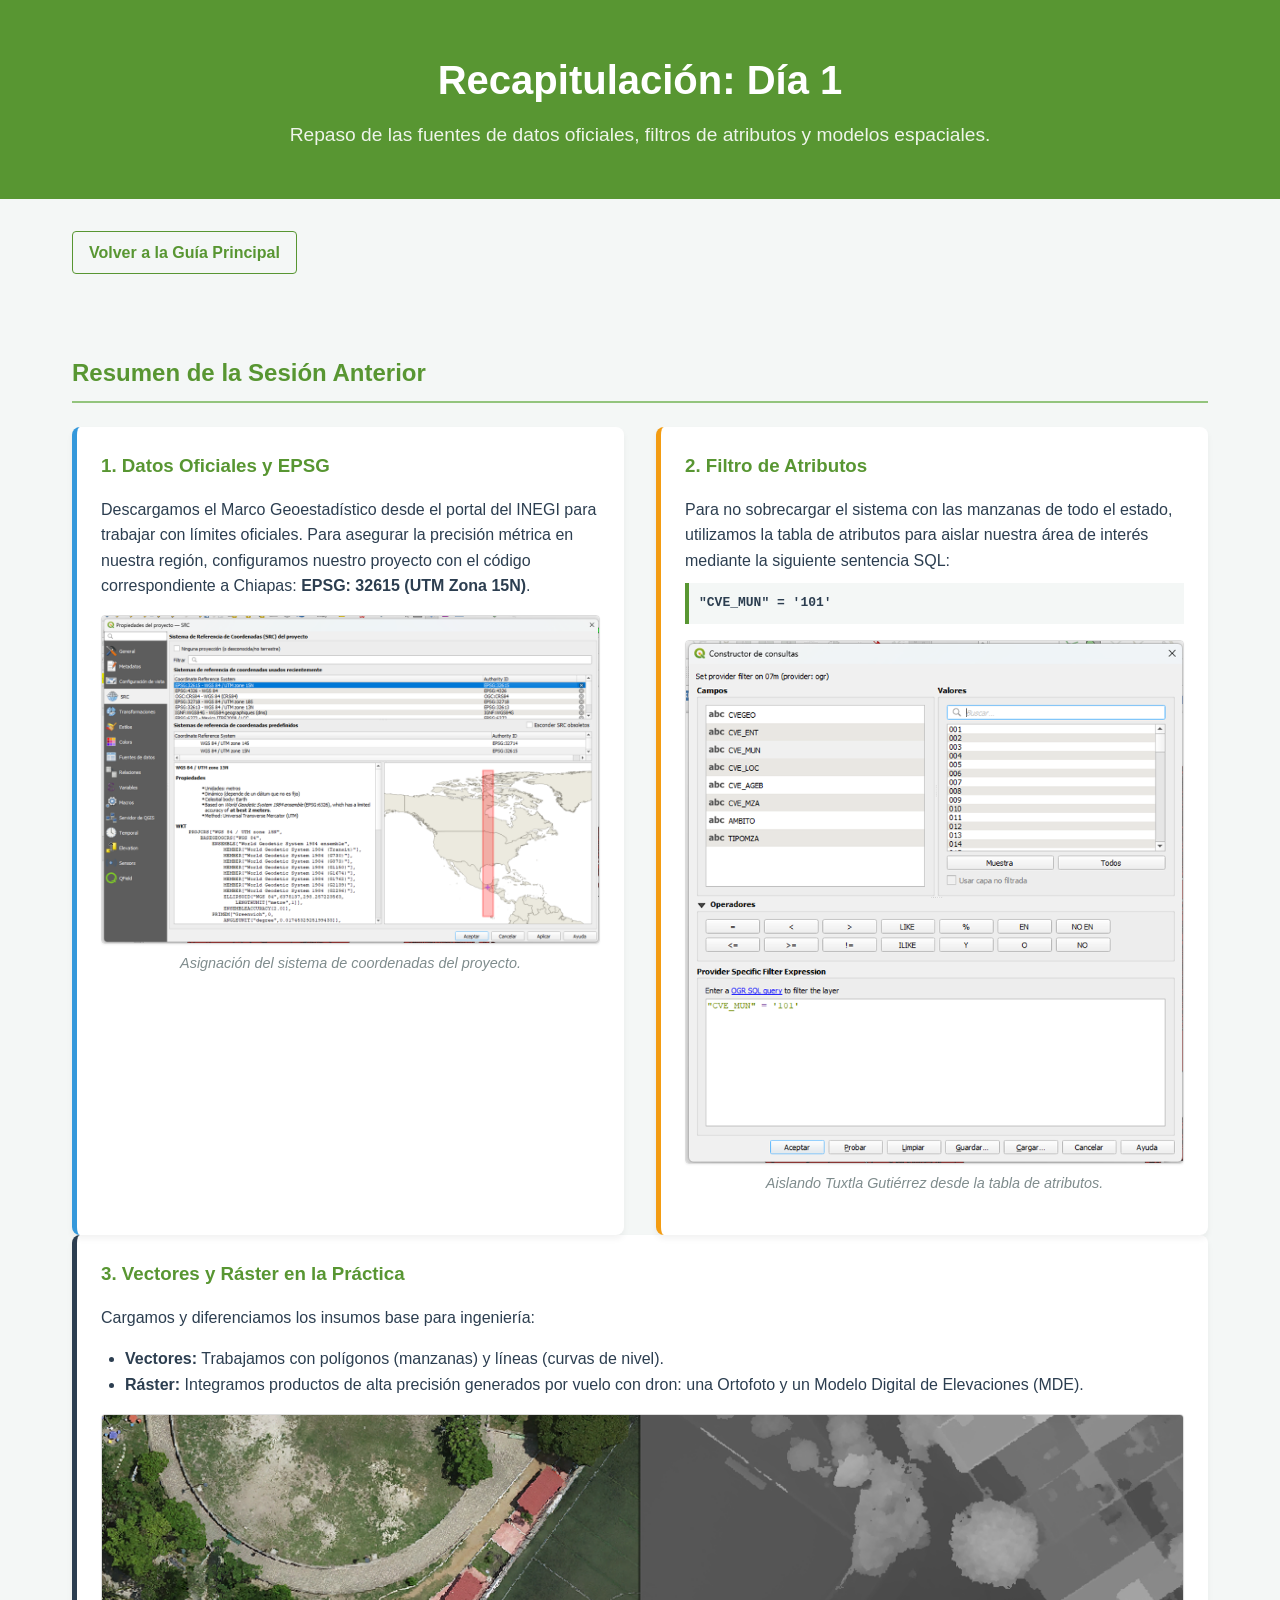
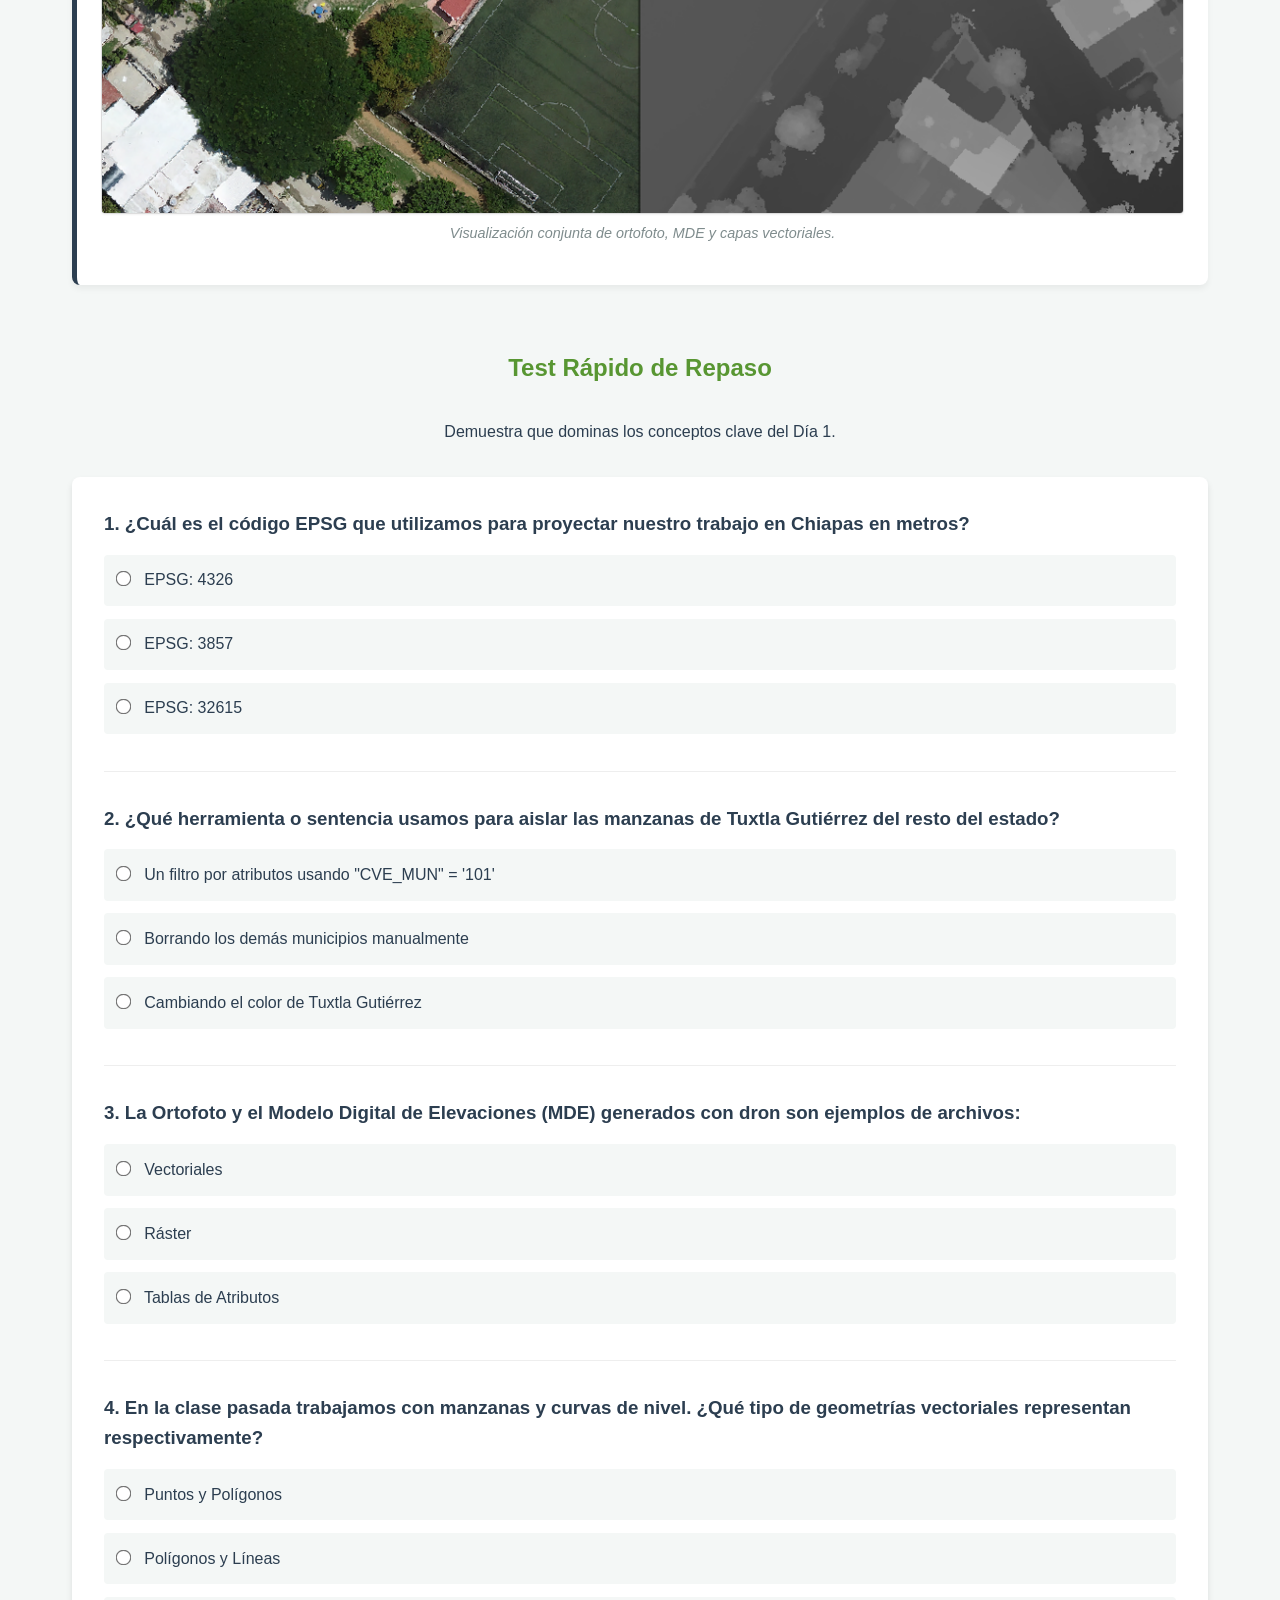
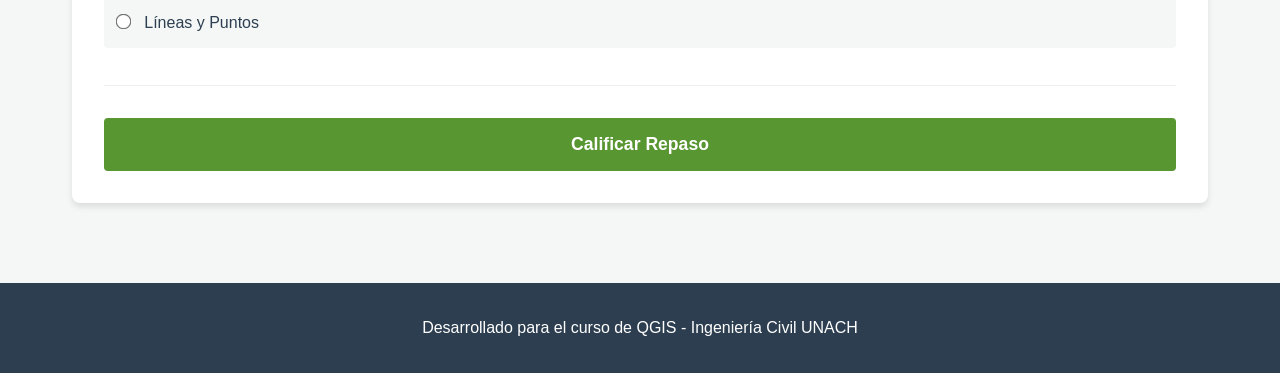
<file: recap_dia1.html>
<!DOCTYPE html>
<html lang="es">
<head>
    <meta charset="UTF-8">
    <meta name="viewport" content="width=device-width, initial-scale=1.0">
    <title>Recapitulación Día 1 - QGIS UNACH</title>
    <link rel="stylesheet" href="css/style.css">
    <link rel="stylesheet" href="css/quiz.css">
</head>
<body>

    <header>
        <h1>Recapitulación: Día 1</h1>
        <p>Repaso de las fuentes de datos oficiales, filtros de atributos y modelos espaciales.</p>
    </header>

    <div class="container">
        <a href="index.html" class="btn-back">Volver a la Guía Principal</a>

        <section>
            <h2 class="section-title">Resumen de la Sesión Anterior</h2>
            <div class="grid-2">
                
                <div class="card card-info">
                    <h3 class="card-title-green">1. Datos Oficiales y EPSG</h3>
                    <p class="mt-1">Descargamos el Marco Geoestadístico desde el portal del INEGI para trabajar con límites oficiales. Para asegurar la precisión métrica en nuestra región, configuramos nuestro proyecto con el código correspondiente a Chiapas: <strong>EPSG: 32615 (UTM Zona 15N)</strong>.</p>
                    
                    <figure class="demo-image-card mt-1">
                        <img src="img/recap_epsg.png" alt="Captura de la configuración del EPSG 32615 en QGIS" class="qgis-screenshot-card">
                        <figcaption>Asignación del sistema de coordenadas del proyecto.</figcaption>
                    </figure>
                </div>

                <div class="card card-warning">
                    <h3 class="card-title-green">2. Filtro de Atributos</h3>
                    <p class="mt-1">Para no sobrecargar el sistema con las manzanas de todo el estado, utilizamos la tabla de atributos para aislar nuestra área de interés mediante la siguiente sentencia SQL:</p>
                    <p style="background-color: #f4f7f6; padding: 10px; margin-top: 10px; font-family: monospace; font-weight: bold; border-left: 4px solid var(--qgis-green);">"CVE_MUN" = '101'</p>
                    
                    <figure class="demo-image-card mt-1">
                        <img src="img/recap_filtro.png" alt="Captura del filtro de atributos en QGIS" class="qgis-screenshot-card">
                        <figcaption>Aislando Tuxtla Gutiérrez desde la tabla de atributos.</figcaption>
                    </figure>
                </div>

            </div>
            
            <div class="card mt-2" style="border-left-color: var(--qgis-dark);">
                <h3 class="card-title-green">3. Vectores y Ráster en la Práctica</h3>
                <p class="mt-1">Cargamos y diferenciamos los insumos base para ingeniería:</p>
                <ul class="card-list">
                    <li><strong>Vectores:</strong> Trabajamos con polígonos (manzanas) y líneas (curvas de nivel).</li>
                    <li><strong>Ráster:</strong> Integramos productos de alta precisión generados por vuelo con dron: una Ortofoto y un Modelo Digital de Elevaciones (MDE).</li>
                </ul>

                <figure class="demo-image-card mt-1">
                    <img src="img/recap_capas.png" alt="Captura de las capas ráster y vectoriales superpuestas en QGIS" class="qgis-screenshot-card" style="max-height: 400px; object-fit: cover; width: 100%;">
                    <figcaption>Visualización conjunta de ortofoto, MDE y capas vectoriales.</figcaption>
                </figure>
            </div>
        </section>

        <section style="margin-top: 4rem;">
            <h2 class="section-title" style="text-align: center; border: none;">Test Rápido de Repaso</h2>
            <p style="text-align: center; margin-bottom: 2rem;">Demuestra que dominas los conceptos clave del Día 1.</p>
            
            <div class="quiz-container">
                <form id="recap-quiz">
                    
                    <div class="question-block">
                        <h3>1. ¿Cuál es el código EPSG que utilizamos para proyectar nuestro trabajo en Chiapas en metros?</h3>
                        <label><input type="radio" name="q1" value="a"> EPSG: 4326</label>
                        <label><input type="radio" name="q1" value="b"> EPSG: 3857</label>
                        <label><input type="radio" name="q1" value="c"> EPSG: 32615</label>
                    </div>

                    <div class="question-block">
                        <h3>2. ¿Qué herramienta o sentencia usamos para aislar las manzanas de Tuxtla Gutiérrez del resto del estado?</h3>
                        <label><input type="radio" name="q2" value="a"> Un filtro por atributos usando "CVE_MUN" = '101'</label>
                        <label><input type="radio" name="q2" value="b"> Borrando los demás municipios manualmente</label>
                        <label><input type="radio" name="q2" value="c"> Cambiando el color de Tuxtla Gutiérrez</label>
                    </div>

                    <div class="question-block">
                        <h3>3. La Ortofoto y el Modelo Digital de Elevaciones (MDE) generados con dron son ejemplos de archivos:</h3>
                        <label><input type="radio" name="q3" value="a"> Vectoriales</label>
                        <label><input type="radio" name="q3" value="b"> Ráster</label>
                        <label><input type="radio" name="q3" value="c"> Tablas de Atributos</label>
                    </div>

                    <div class="question-block">
                        <h3>4. En la clase pasada trabajamos con manzanas y curvas de nivel. ¿Qué tipo de geometrías vectoriales representan respectivamente?</h3>
                        <label><input type="radio" name="q4" value="a"> Puntos y Polígonos</label>
                        <label><input type="radio" name="q4" value="b"> Polígonos y Líneas</label>
                        <label><input type="radio" name="q4" value="c"> Líneas y Puntos</label>
                    </div>

                    <button type="submit" class="btn-submit">Calificar Repaso</button>
                </form>

                <div id="quiz-result" class="result-box hidden">
                    <h2 id="score-text"></h2>
                    <p id="feedback-text"></p>
                    <button type="button" id="btn-retry" class="btn-retry">Intentar de nuevo</button>
                </div>
            </div>
        </section>

    </div>

    <footer>
        <p>Desarrollado para el curso de QGIS - Ingeniería Civil UNACH</p>
    </footer>

    <script src="js/recap_quiz.js"></script>
</body>
</html>
</file>
<file: css/style.css>
:root {
    --qgis-green: #589632;
    --qgis-light-green: #93c47d;
    --qgis-dark: #2c3e50;
    --qgis-bg: #f4f7f6;
    --white: #ffffff;
}

* {
    box-sizing: border-box;
    margin: 0;
    padding: 0;
    font-family: 'Segoe UI', Tahoma, Geneva, Verdana, sans-serif;
}

body {
    background-color: var(--qgis-bg);
    color: var(--qgis-dark);
    line-height: 1.6;
}

header {
    background-color: var(--qgis-green);
    color: var(--white);
    padding: 3rem 1rem;
    text-align: center;
}

header h1 {
    font-size: 2.5rem;
    margin-bottom: 0.5rem;
}

header p {
    font-size: 1.2rem;
    opacity: 0.9;
    max-width: 800px;
    margin: 0 auto;
}

.container {
    max-width: 1200px;
    margin: 0 auto;
    padding: 2rem;
}

.section-title {
    color: var(--qgis-green);
    border-bottom: 2px solid var(--qgis-light-green);
    padding-bottom: 0.5rem;
    margin-bottom: 1.5rem;
    margin-top: 3rem;
}

.section-desc {
    margin-bottom: 1.5rem;
}

.grid-2 {
    display: grid;
    grid-template-columns: repeat(auto-fit, minmax(300px, 1fr));
    gap: 2rem;
}

.grid-3 {
    display: grid;
    grid-template-columns: repeat(auto-fit, minmax(250px, 1fr));
    gap: 1.5rem;
}

.card {
    background: var(--white);
    border-radius: 8px;
    padding: 1.5rem;
    box-shadow: 0 4px 6px rgba(0,0,0,0.05);
    border-left: 5px solid var(--qgis-green);
}

.card-title-green {
    color: var(--qgis-green);
}

.card-list {
    margin-top: 1rem;
    margin-left: 1.5rem;
}

.card-warning {
    border-left-color: #f39c12;
}

.card-info {
    border-left-color: #3498db;
}

.mt-1 {
    margin-top: 1rem;
}

.warning-text {
    margin-top: 0.5rem;
    font-weight: bold;
    color: #d35400;
}

.info-text {
    margin-top: 0.5rem;
    font-weight: bold;
    color: #2980b9;
}

.interactive-card {
    background: var(--white);
    border-radius: 8px;
    padding: 1.5rem;
    box-shadow: 0 4px 6px rgba(0,0,0,0.1);
    cursor: pointer;
    transition: transform 0.3s ease, box-shadow 0.3s ease;
    text-align: center;
    border: 1px solid #e0e0e0;
}

.interactive-card:hover {
    transform: translateY(-5px);
    box-shadow: 0 6px 12px rgba(0,0,0,0.15);
    border-color: var(--qgis-light-green);
}

.interactive-card h3 {
    color: var(--qgis-dark);
    margin-bottom: 0.5rem;
}

.interactive-card .hint {
    font-size: 0.85rem;
    color: #7f8c8d;
    font-style: italic;
}

.hidden-content {
    display: none;
    margin-top: 1rem;
    padding-top: 1rem;
    border-top: 1px solid #eee;
    text-align: left;
    animation: fadeIn 0.4s ease-in-out;
}

.interactive-card.active .hidden-content {
    display: block;
}

.interactive-card.active .hint {
    display: none;
}

.accordion {
    background-color: var(--white);
    color: var(--qgis-dark);
    cursor: pointer;
    padding: 18px;
    width: 100%;
    border: none;
    text-align: left;
    outline: none;
    font-size: 1.1rem;
    font-weight: bold;
    transition: 0.4s;
    border-bottom: 1px solid #eee;
}

.active-accordion, .accordion:hover {
    background-color: var(--qgis-light-green);
    color: var(--white);
}

.panel {
    padding: 0 18px;
    background-color: white;
    max-height: 0;
    overflow: hidden;
    transition: max-height 0.2s ease-out;
}

.panel p {
    padding: 1rem 0;
}

/* --- Control de Imágenes --- */
.demo-image-full {
    text-align: center;
    margin-top: 2rem;
    margin-bottom: 2rem;
}

.demo-image-card {
    text-align: center;
    margin-top: 1rem;
    margin-bottom: 1rem;
}

/* Limita el tamaño de las imágenes generales para que no ocupen toda la pantalla */
.qgis-screenshot-focused {
    max-width: 700px;
    width: 100%;
    height: auto;
    border: 1px solid #ddd;
    border-radius: 4px;
    box-shadow: 0 2px 4px rgba(0,0,0,0.1);
    display: block;
    margin: 0 auto;
}

/* Asegura que las imágenes dentro de las tarjetas encajen bien */
.qgis-screenshot-card {
    max-width: 100%;
    height: auto;
    border: 1px solid #ddd;
    border-radius: 4px;
    box-shadow: 0 1px 2px rgba(0,0,0,0.05);
    display: block;
    margin: 0 auto;
}

figcaption {
    font-size: 0.9rem;
    color: #7f8c8d;
    font-style: italic;
    margin-top: 0.5rem;
    max-width: 800px;
    margin-left: auto;
    margin-right: auto;
}

@keyframes fadeIn {
    from { opacity: 0; }
    to { opacity: 1; }
}

footer {
    text-align: center;
    padding: 2rem;
    background: var(--qgis-dark);
    color: var(--white);
    margin-top: 3rem;
}

/* Ajustes para pantallas moviles pequenas */
@media (max-width: 600px) {
    header h1 {
        font-size: 2rem;
    }
    .container {
        padding: 1rem;
    }
    .accordion {
        font-size: 1rem;
    }
    .qgis-screenshot-focused {
        border-radius: 2px;
    }
}
</file>
<file: css/quiz.css>
.btn-back {
    display: inline-block;
    margin-bottom: 2rem;
    color: var(--qgis-green);
    text-decoration: none;
    font-weight: bold;
    border: 1px solid var(--qgis-green);
    padding: 0.5rem 1rem;
    border-radius: 4px;
    transition: all 0.3s ease;
}

.btn-back:hover {
    background-color: var(--qgis-green);
    color: var(--white);
}

.quiz-container {
    background: var(--white);
    padding: 2rem;
    border-radius: 8px;
    box-shadow: 0 4px 6px rgba(0,0,0,0.1);
}

.question-block {
    margin-bottom: 2rem;
    padding-bottom: 1.5rem;
    border-bottom: 1px solid #eee;
}

.question-block h3 {
    margin-bottom: 1rem;
    color: var(--qgis-dark);
}

.question-block label {
    display: block;
    margin-bottom: 0.8rem;
    padding: 0.8rem;
    background-color: var(--qgis-bg);
    border-radius: 4px;
    cursor: pointer;
    transition: background-color 0.2s ease;
}

.question-block label:hover {
    background-color: #e2e8e6;
}

.question-block input[type="radio"] {
    margin-right: 10px;
    transform: scale(1.2);
}

.btn-submit, .btn-retry {
    background-color: var(--qgis-green);
    color: var(--white);
    border: none;
    padding: 1rem 2rem;
    font-size: 1.1rem;
    border-radius: 4px;
    cursor: pointer;
    font-weight: bold;
    width: 100%;
    transition: background-color 0.3s ease;
}

.btn-submit:hover, .btn-retry:hover {
    background-color: var(--qgis-dark);
}

.result-box {
    margin-top: 2rem;
    padding: 2rem;
    text-align: center;
    border-radius: 8px;
    background-color: var(--qgis-bg);
    border: 2px solid var(--qgis-green);
}

.hidden {
    display: none;
}

#score-text {
    color: var(--qgis-green);
    font-size: 2rem;
    margin-bottom: 1rem;
}

/* Responsividad para móviles */
@media (max-width: 600px) {
    .quiz-container {
        padding: 1.5rem;
    }
    .question-block h3 {
        font-size: 1.1rem;
    }
}
</file>
<file: css/ejercicios.css>
/* --- Navegación --- */
.btn-back {
    display: inline-block;
    margin-bottom: 2rem;
    color: var(--qgis-green);
    text-decoration: none;
    font-weight: bold;
    border: 1px solid var(--qgis-green);
    padding: 0.5rem 1rem;
    border-radius: 4px;
    transition: all 0.3s ease;
}

.btn-back:hover {
    background-color: var(--qgis-green);
    color: var(--white);
}

/* --- Sección de Descarga --- */
.download-section {
    background-color: #e8f4f0;
    border: 2px dashed var(--qgis-green);
    border-radius: 8px;
    padding: 2.5rem;
    text-align: center;
    margin-bottom: 3rem;
}

.download-section h2 {
    color: var(--qgis-dark);
    margin-bottom: 1rem;
}

.btn-download {
    display: inline-block;
    background-color: var(--qgis-dark);
    color: var(--white);
    text-decoration: none;
    padding: 1rem 2rem;
    font-size: 1.1rem;
    font-weight: bold;
    border-radius: 4px;
    margin-top: 1.5rem;
    transition: background-color 0.3s ease, transform 0.2s ease;
}

.btn-download:hover {
    background-color: var(--qgis-green);
    transform: translateY(-2px);
}

.note {
    font-size: 0.85rem;
    color: #7f8c8d;
    margin-top: 1.5rem;
    font-style: italic;
}

/* --- Tarjetas de Ejercicios --- */
.exercise-grid {
    display: grid;
    grid-template-columns: 1fr;
    gap: 2rem;
}

.exercise-card {
    background: var(--white);
    border-radius: 8px;
    padding: 2rem;
    box-shadow: 0 4px 6px rgba(0,0,0,0.05);
    border-left: 5px solid var(--qgis-dark);
}

.exercise-card h3 {
    color: var(--qgis-green);
    margin-bottom: 1rem;
    border-bottom: 1px solid #eee;
    padding-bottom: 0.5rem;
}

.exercise-card p {
    margin-bottom: 1rem;
    color: var(--qgis-dark);
}

.exercise-card ol {
    margin-left: 1.5rem;
    margin-top: 1rem;
    line-height: 1.8;
}

.exercise-card li {
    margin-bottom: 0.8rem;
    color: #34495e;
}

.exercise-card code {
    background-color: #f1f2f6;
    padding: 0.2rem 0.4rem;
    border-radius: 4px;
    color: #e74c3c;
    font-weight: bold;
    font-family: monospace;
}

/* --- Ajustes para móviles --- */
@media (max-width: 600px) {
    .download-section {
        padding: 1.5rem;
    }
    .exercise-card {
        padding: 1.5rem;
    }
}
</file>
